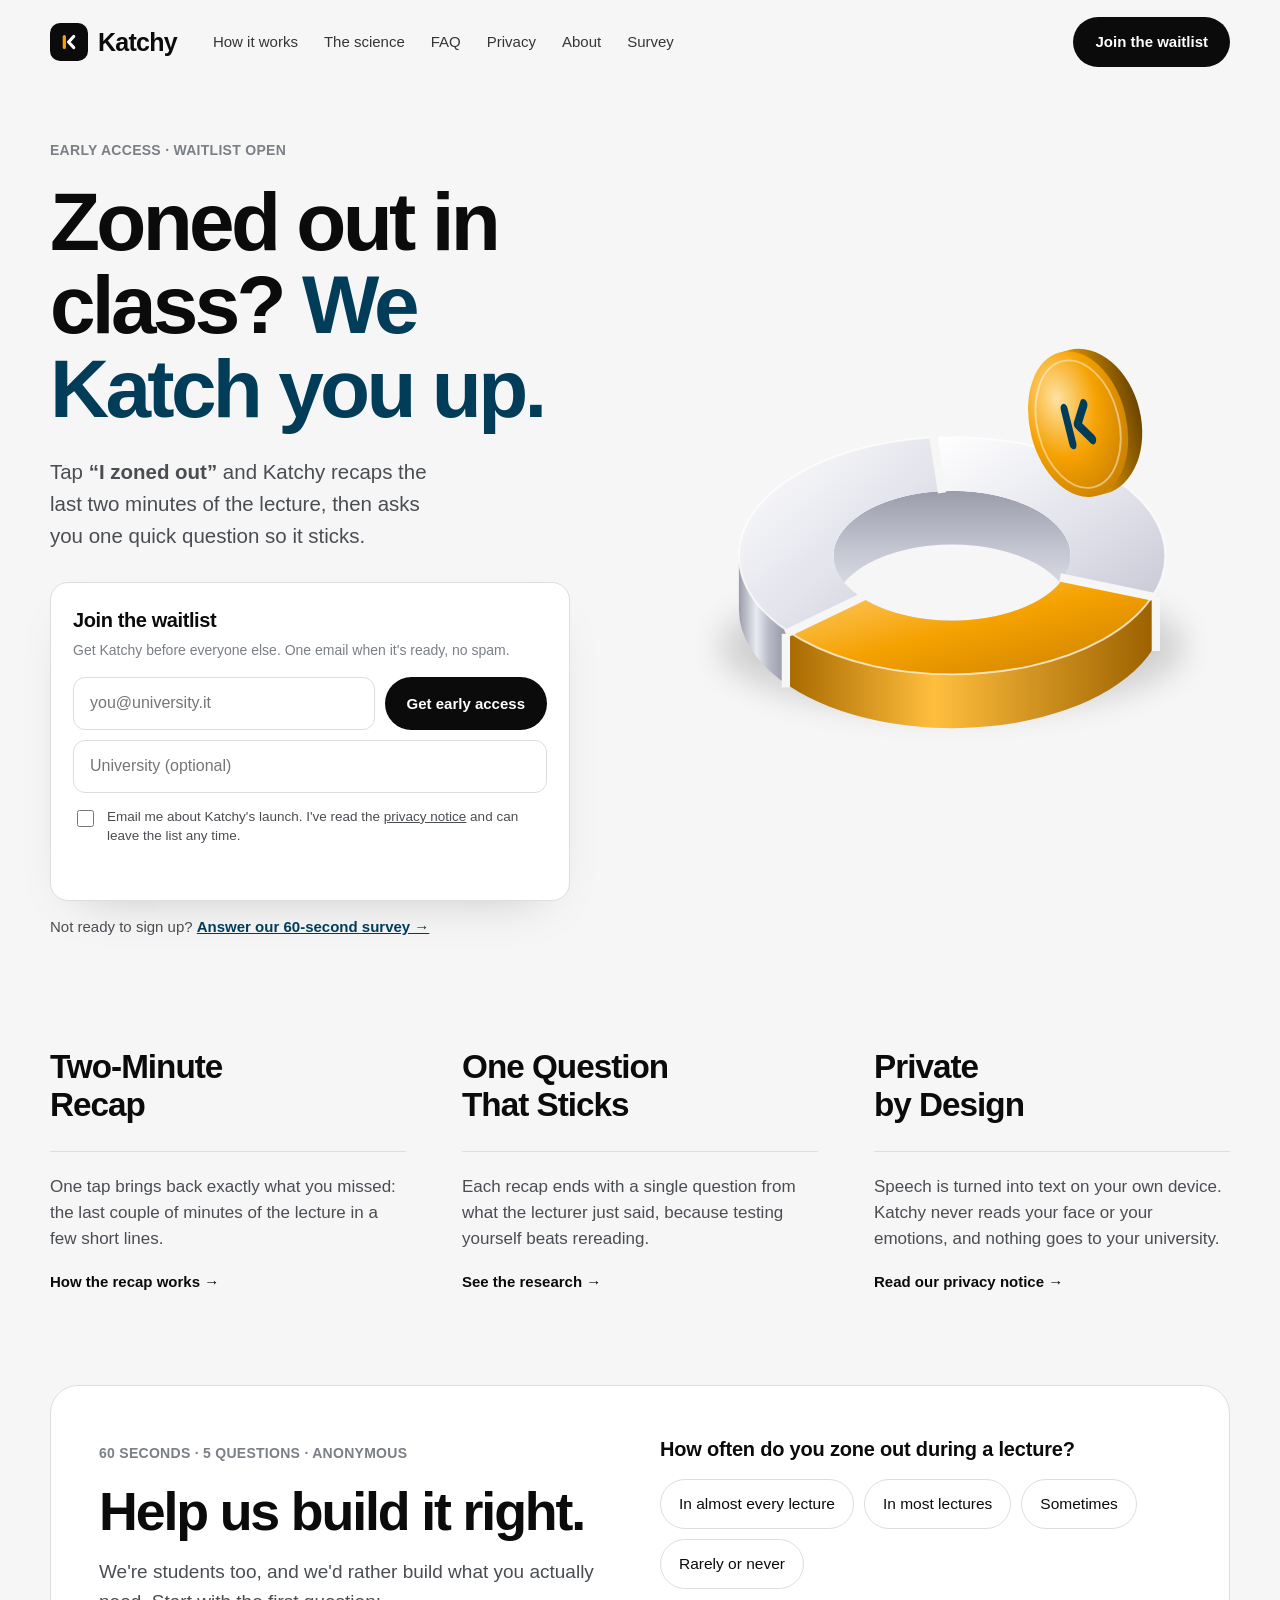
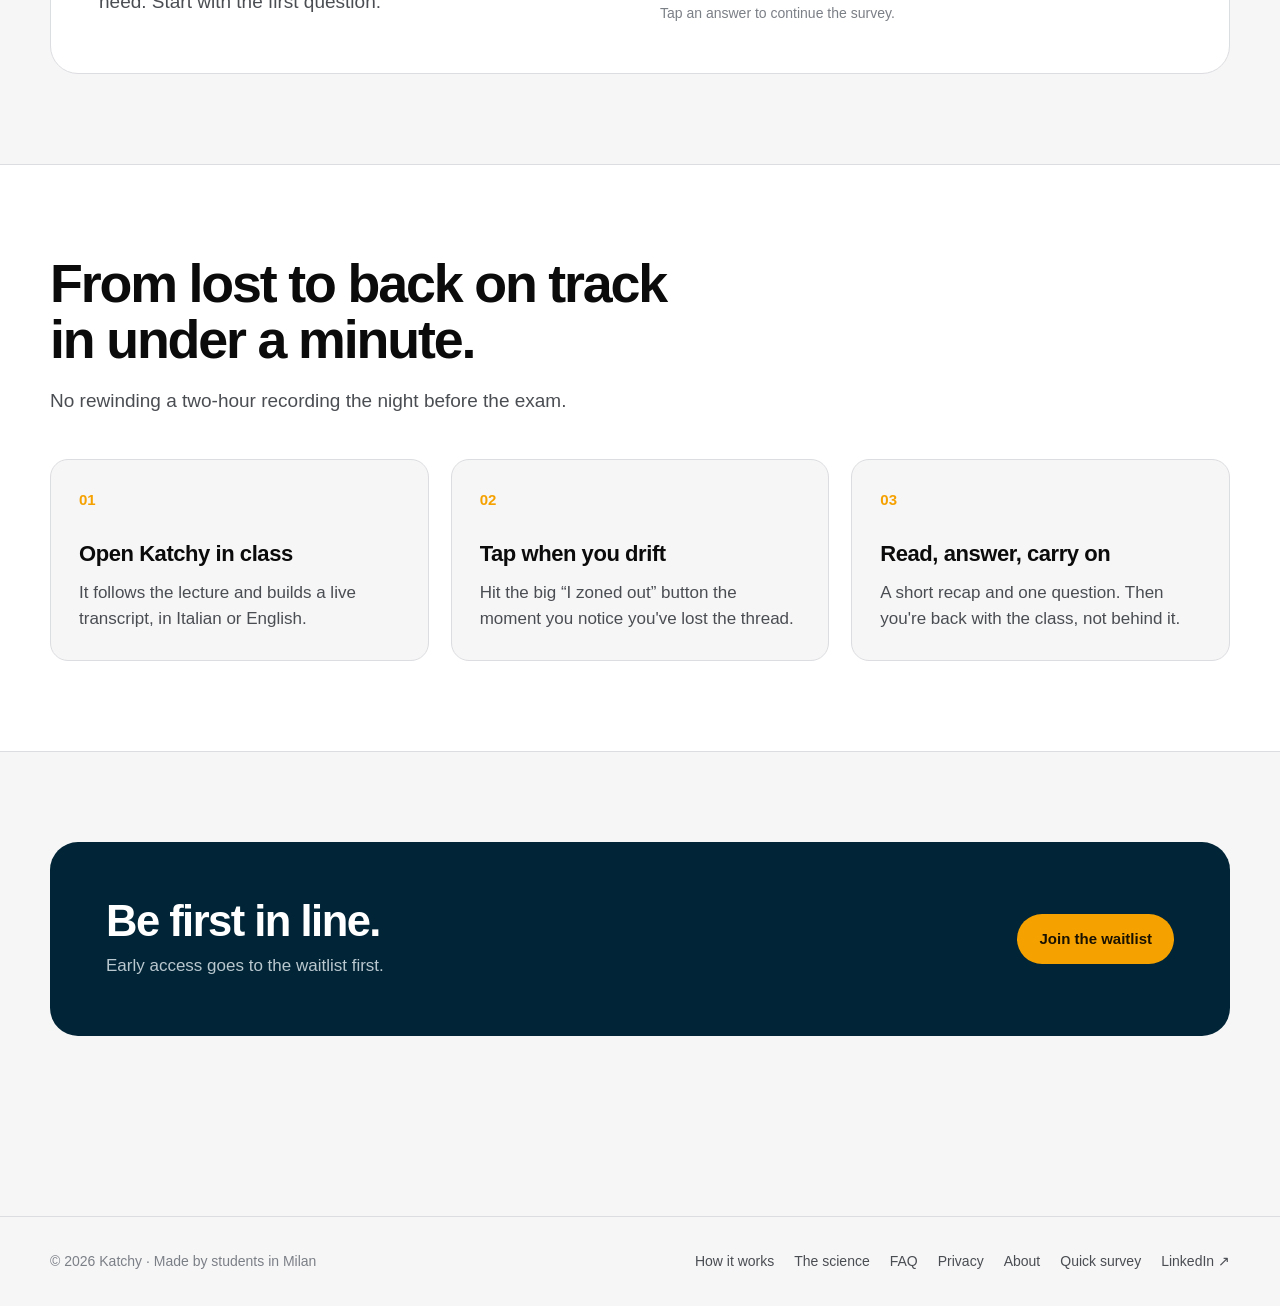
<file: index.html>
<!doctype html>
<html lang="en">
<head>
<meta charset="utf-8">
<meta name="viewport" content="width=device-width, initial-scale=1">
<title>Katchy · Zoned out in class? We Katch you up.</title>
<meta name="description" content="Tap “I zoned out” and Katchy recaps the last two minutes of your lecture, then asks you one quick question so it sticks. Join the waitlist.">
<meta name="theme-color" content="#f6f6f7">
<link rel="canonical" href="https://getkatchy.github.io/">
<meta property="og:title" content="Katchy · Zoned out in class? We Katch you up.">
<meta property="og:description" content="Tap “I zoned out” and Katchy recaps the last two minutes of your lecture, then asks you one quick question so it sticks. Join the waitlist.">
<meta property="og:url" content="https://getkatchy.github.io/">
<meta property="og:type" content="website">
<link rel="icon" type="image/svg+xml" href="favicon.svg">
<link rel="stylesheet" href="style.css?v=8">
</head>
<body>
<header class="nav">
  <div class="wrap">
    <a class="brand" href="index.html" aria-label="Katchy home"><span class="tile"><svg width="26" height="26" viewBox="0 0 512 512" aria-hidden="true"><g fill="none" stroke-width="64" stroke-linecap="round" stroke-linejoin="round"><path d="M164 148V364" stroke="#F5A100"/><path d="M348 148L248 256L348 364" stroke="#FFFFFF"/></g></svg></span>Katchy</a>
    <nav class="links" aria-label="Main"><a href="how.html">How it works</a><a href="science.html">The science</a><a href="faq.html">FAQ</a><a href="privacy.html">Privacy</a><a href="about.html">About</a><a href="survey.html">Survey</a><a class="pill" href="index.html#join">Join the waitlist</a></nav>
    <a class="pill" href="index.html#join">Join the waitlist</a>
    <button class="menu-btn" type="button" aria-label="Menu" aria-expanded="false">☰</button>
  </div>
</header>

<main>
<section class="hero">
  <div class="wrap">
    <div>
      <p class="eyebrow">Early access · Waitlist open</p>
      <h1>Zoned out in class? <span class="accent">We Katch you up.</span></h1>
      <p class="lead">Tap <strong>“I zoned out”</strong> and Katchy recaps the last two minutes of the lecture, then asks you one quick question so it sticks.</p>
      <div id="join">
<form class="join waitlist" id="hero-form" novalidate>
  <h2>Join the waitlist</h2>
  <p class="small">Get Katchy before everyone else. One email when it's ready, no spam.</p>
  <div class="row">
    <div class="field"><label class="hp" for="hero-form-email">Email</label>
      <input id="hero-form-email" type="email" name="email" placeholder="you@university.it" autocomplete="email" required></div>
    <button class="pill" type="submit">Get early access</button>
  </div>
  <div class="optional"><label class="hp" for="hero-form-uni">University</label>
    <input id="hero-form-uni" type="text" name="university" placeholder="University (optional)" autocomplete="organization"></div>
  <label class="consent"><input type="checkbox" name="consent">
    <span>Email me about Katchy's launch. I've read the <a href="privacy.html">privacy notice</a> and can leave the list any time.</span></label>
  <input class="hp" type="checkbox" name="botcheck" tabindex="-1" autocomplete="off" aria-hidden="true">
  <p class="status" role="status" aria-live="polite"></p>
</form></div>
      <p class="alt-cta">Not ready to sign up? <a href="survey.html">Answer our 60-second survey →</a></p>
    </div>
    <div class="hero-art"><svg viewBox="0 0 600 600" role="img" aria-label="A silver ring split into moments of a lecture, with the moment you missed highlighted in amber, and a Katchy coin">
<defs>
  <linearGradient id="top" x1="0" y1="0" x2="1" y2="1"><stop offset="0" stop-color="#ffffff"/><stop offset=".55" stop-color="#e3e4ec"/><stop offset="1" stop-color="#c9cad6"/></linearGradient>
  <linearGradient id="side" x1="0" y1="0" x2="1" y2="0"><stop offset="0" stop-color="#9a9cab"/><stop offset=".35" stop-color="#e9eaf1"/><stop offset=".6" stop-color="#b8bac8"/><stop offset="1" stop-color="#8d8f9e"/></linearGradient>
  <linearGradient id="amTop" x1="0" y1="0" x2="1" y2="1"><stop offset="0" stop-color="#ffd27a"/><stop offset=".5" stop-color="#F5A100"/><stop offset="1" stop-color="#c97f00"/></linearGradient>
  <linearGradient id="amSide" x1="0" y1="0" x2="1" y2="0"><stop offset="0" stop-color="#a86a00"/><stop offset=".4" stop-color="#ffbe3d"/><stop offset="1" stop-color="#9c6200"/></linearGradient>
  <linearGradient id="hole" x1="0" y1="0" x2="0" y2="1"><stop offset="0" stop-color="#9a9cab"/><stop offset=".5" stop-color="#c4c6d2"/><stop offset="1" stop-color="#e6e7ee"/></linearGradient>
  <linearGradient id="coinEdge" x1="0" y1="0" x2="1" y2="0"><stop offset="0" stop-color="#7a4f00"/><stop offset=".5" stop-color="#d89000"/><stop offset="1" stop-color="#6b4500"/></linearGradient>
  <radialGradient id="coinFace" cx=".35" cy=".3" r=".9"><stop offset="0" stop-color="#ffe2a3"/><stop offset=".45" stop-color="#F5A100"/><stop offset="1" stop-color="#b87400"/></radialGradient>
  <filter id="blur" x="-20%" y="-50%" width="140%" height="200%"><feGaussianBlur stdDeviation="18"/></filter>
</defs>
<ellipse cx="300" cy="416" rx="250" ry="70" fill="#000" opacity=".16" filter="url(#blur)"/>
<clipPath id="holeClip"><ellipse cx="300" cy="318" rx="128" ry="70"/></clipPath>
<ellipse cx="300" cy="318" rx="128" ry="70" fill="#f6f6f7"/>
<path clip-path="url(#holeClip)" fill="url(#hole)" d="M172.0,318.0 A128 70 0 0 1 428.0,318.0 L428.0,376.0 A128 70 0 0 0 172.0,376.0 Z"/>
<path d="M516.1,361.8 A230 128 0 0 1 123.8,400.3 L123.8,458.3 A230 128 0 0 0 516.1,419.8 Z" fill="url(#amSide)"/><path d="M123.8,400.3 A230 128 0 0 1 70.0,318.0 L70.0,376.0 A230 128 0 0 0 123.8,458.3 Z" fill="url(#side)"/><path d="" fill="url(#side)"/>
<path d="M516.1,361.8 A230 128 0 0 1 123.8,400.3 L201.9,363.0 A128 70 0 0 0 420.3,341.9 Z" fill="url(#amTop)"/><path d="M123.8,400.3 A230 128 0 0 1 280.0,190.5 L288.8,248.3 A128 70 0 0 0 201.9,363.0 Z" fill="url(#top)"/><path d="M280.0,190.5 A230 128 0 0 1 516.1,361.8 L420.3,341.9 A128 70 0 0 0 288.8,248.3 Z" fill="url(#top)"/>
<ellipse cx="300" cy="318" rx="230" ry="128" fill="none" stroke="#fff" stroke-opacity=".7" stroke-width="2"/>
<path d="M416.5 341.3 L519.9 362.8 M519.9 362.8 L519.9 420.8" stroke="#f6f6f7" stroke-width="9" stroke-linecap="butt" fill="none"/><path d="M205.0 361.7 L120.7 402.2 M120.7 402.2 L120.7 460.2" stroke="#f6f6f7" stroke-width="9" stroke-linecap="butt" fill="none"/><path d="M289.2 250.3 L279.6 187.5" stroke="#f6f6f7" stroke-width="9" stroke-linecap="butt" fill="none"/>
<g transform="translate(436 176) rotate(-14)">
  <ellipse cx="10" cy="0" rx="58" ry="80" fill="url(#coinEdge)"/>
  <ellipse cx="0" cy="0" rx="52" ry="80" fill="url(#coinFace)"/>
  <ellipse cx="0" cy="0" rx="44" ry="70" fill="none" stroke="#fff" stroke-opacity=".45" stroke-width="2"/>
  <g transform="translate(-30 -46) scale(.118 .18)" fill="none" stroke-width="64" stroke-linecap="round" stroke-linejoin="round">
    <path d="M164 148V364" stroke="#013D59"/><path d="M348 148L248 256L348 364" stroke="#013D59"/>
  </g>
</g>
</svg></div>
  </div>
</section>

<section class="cols" aria-label="What you get">
  <div class="wrap">
    <div class="col">
      <h3>Two‑Minute<br>Recap</h3><hr>
      <p>One tap brings back exactly what you missed: the last couple of minutes of the lecture in a few short lines.</p>
      <a class="more" href="how.html#recap">How the recap works →</a>
    </div>
    <div class="col">
      <h3>One Question<br>That Sticks</h3><hr>
      <p>Each recap ends with a single question from what the lecturer just said, because testing yourself beats rereading.</p>
      <a class="more" href="science.html">See the research →</a>
    </div>
    <div class="col">
      <h3>Private<br>by Design</h3><hr>
      <p>Speech is turned into text on your own device. Katchy never reads your face or your emotions, and nothing goes to your university.</p>
      <a class="more" href="privacy.html">Read our privacy notice →</a>
    </div>
  </div>
</section>

<section class="section survey-teaser" id="survey" aria-label="Quick survey">
  <div class="wrap">
    <div class="teaser">
      <div>
        <p class="eyebrow">60 seconds · 5 questions · anonymous</p>
        <h2 class="big">Help us build it right.</h2>
        <p class="sub">We're students too, and we'd rather build what you actually need. Start with the first question:</p>
      </div>
      <div class="teaser-q">
        <p class="teaser-label">How often do you zone out during a lecture?</p>
        <div class="opts">
          <a class="opt" href="survey.html#q1=0"><span>In almost every lecture</span></a><a class="opt" href="survey.html#q1=1"><span>In most lectures</span></a><a class="opt" href="survey.html#q1=2"><span>Sometimes</span></a><a class="opt" href="survey.html#q1=3"><span>Rarely or never</span></a>
        </div>
        <p class="small">Tap an answer to continue the survey.</p>
      </div>
    </div>
  </div>
</section>

<section class="band" id="how">
  <div class="wrap">
    <h2 class="big">From lost to back on track<br>in under a minute.</h2>
    <p class="sub">No rewinding a two-hour recording the night before the exam.</p>
    <div class="steps">
      <div class="step"><h3>Open Katchy in class</h3><p>It follows the lecture and builds a live transcript, in Italian or English.</p></div>
      <div class="step"><h3>Tap when you drift</h3><p>Hit the big “I zoned out” button the moment you notice you've lost the thread.</p></div>
      <div class="step"><h3>Read, answer, carry on</h3><p>A short recap and one question. Then you're back with the class, not behind it.</p></div>
    </div>
  </div>
</section>

<section class="section">
  <div class="wrap">
    <div class="cta-band">
      <div><h2>Be first in line.</h2><p>Early access goes to the waitlist first.</p></div>
      <a class="pill amber" href="#join">Join the waitlist</a>
    </div>
  </div>
</section>
</main>
<footer>
  <div class="wrap">
    <span>© <span data-year>2026</span> Katchy · Made by students in Milan</span>
    <nav aria-label="Footer">
      <a href="how.html">How it works</a><a href="science.html">The science</a><a href="faq.html">FAQ</a>
      <a href="privacy.html">Privacy</a><a href="about.html">About</a><a href="survey.html">Quick survey</a>
      <a href="https://www.linkedin.com/company/katchy-ai" target="_blank" rel="noopener">LinkedIn ↗</a>
    </nav>
  </div>
</footer>
<script data-goatcounter="https://getkatchy.goatcounter.com/count" async src="https://gc.zgo.at/count.js"></script>
<script src="main.js?v=8"></script>
</body>
</html>
</file>
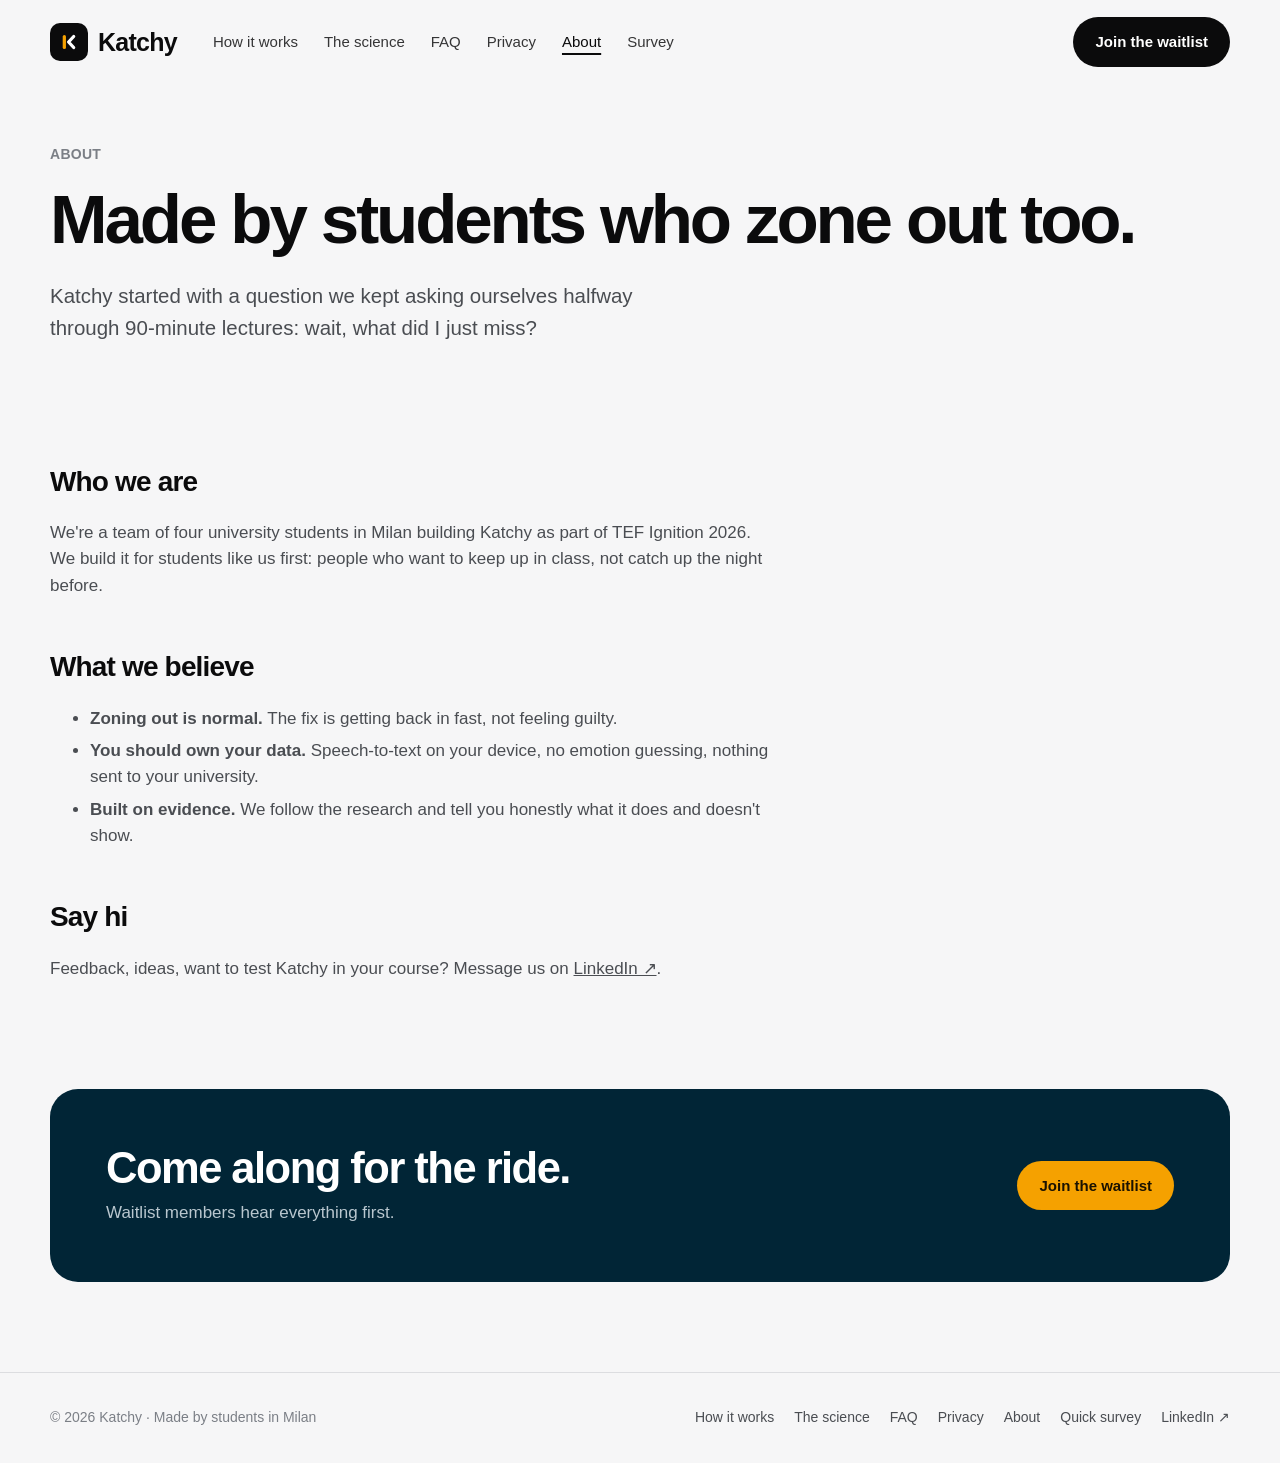
<file: about.html>
<!doctype html>
<html lang="en">
<head>
<meta charset="utf-8">
<meta name="viewport" content="width=device-width, initial-scale=1">
<title>About Katchy</title>
<meta name="description" content="Katchy is built by students in Milan who got tired of losing the thread in long lectures.">
<meta name="theme-color" content="#f6f6f7">
<link rel="canonical" href="https://getkatchy.github.io/about.html">
<meta property="og:title" content="About Katchy">
<meta property="og:description" content="Katchy is built by students in Milan who got tired of losing the thread in long lectures.">
<meta property="og:url" content="https://getkatchy.github.io/about.html">
<meta property="og:type" content="website">
<link rel="icon" type="image/svg+xml" href="favicon.svg">
<link rel="stylesheet" href="style.css?v=8">
</head>
<body>
<header class="nav">
  <div class="wrap">
    <a class="brand" href="index.html" aria-label="Katchy home"><span class="tile"><svg width="26" height="26" viewBox="0 0 512 512" aria-hidden="true"><g fill="none" stroke-width="64" stroke-linecap="round" stroke-linejoin="round"><path d="M164 148V364" stroke="#F5A100"/><path d="M348 148L248 256L348 364" stroke="#FFFFFF"/></g></svg></span>Katchy</a>
    <nav class="links" aria-label="Main"><a href="how.html">How it works</a><a href="science.html">The science</a><a href="faq.html">FAQ</a><a href="privacy.html">Privacy</a><a href="about.html" aria-current="page">About</a><a href="survey.html">Survey</a><a class="pill" href="index.html#join">Join the waitlist</a></nav>
    <a class="pill" href="index.html#join">Join the waitlist</a>
    <button class="menu-btn" type="button" aria-label="Menu" aria-expanded="false">☰</button>
  </div>
</header>

<main class="wrap">
  <div class="page-head">
    <p class="eyebrow">About</p>
    <h1>Made by students who zone out too.</h1>
    <p class="lead">Katchy started with a question we kept asking ourselves halfway through 90‑minute lectures: wait, what did I just miss?</p>
  </div>
  <div class="prose">
    <h2>Who we are</h2>
    <p>We're a team of four university students in Milan building Katchy as part of TEF Ignition 2026. We build it for students like us first: people who want to keep up in class, not catch up the night before.</p>
    <h2>What we believe</h2>
    <ul>
      <li><strong>Zoning out is normal.</strong> The fix is getting back in fast, not feeling guilty.</li>
      <li><strong>You should own your data.</strong> Speech-to-text on your device, no emotion guessing, nothing sent to your university.</li>
      <li><strong>Built on evidence.</strong> We follow the research and tell you honestly what it does and doesn't show.</li>
    </ul>
    <h2>Say hi</h2>
    <p>Feedback, ideas, want to test Katchy in your course? Message us on <a href="https://www.linkedin.com/company/katchy-ai" target="_blank" rel="noopener">LinkedIn ↗</a>.</p>
  </div>
  <div class="cta-band"><div><h2>Come along for the ride.</h2><p>Waitlist members hear everything first.</p></div><a class="pill amber" href="index.html#join">Join the waitlist</a></div>
</main>
<footer>
  <div class="wrap">
    <span>© <span data-year>2026</span> Katchy · Made by students in Milan</span>
    <nav aria-label="Footer">
      <a href="how.html">How it works</a><a href="science.html">The science</a><a href="faq.html">FAQ</a>
      <a href="privacy.html">Privacy</a><a href="about.html">About</a><a href="survey.html">Quick survey</a>
      <a href="https://www.linkedin.com/company/katchy-ai" target="_blank" rel="noopener">LinkedIn ↗</a>
    </nav>
  </div>
</footer>
<script data-goatcounter="https://getkatchy.goatcounter.com/count" async src="https://gc.zgo.at/count.js"></script>
<script src="main.js?v=8"></script>
</body>
</html>
</file>
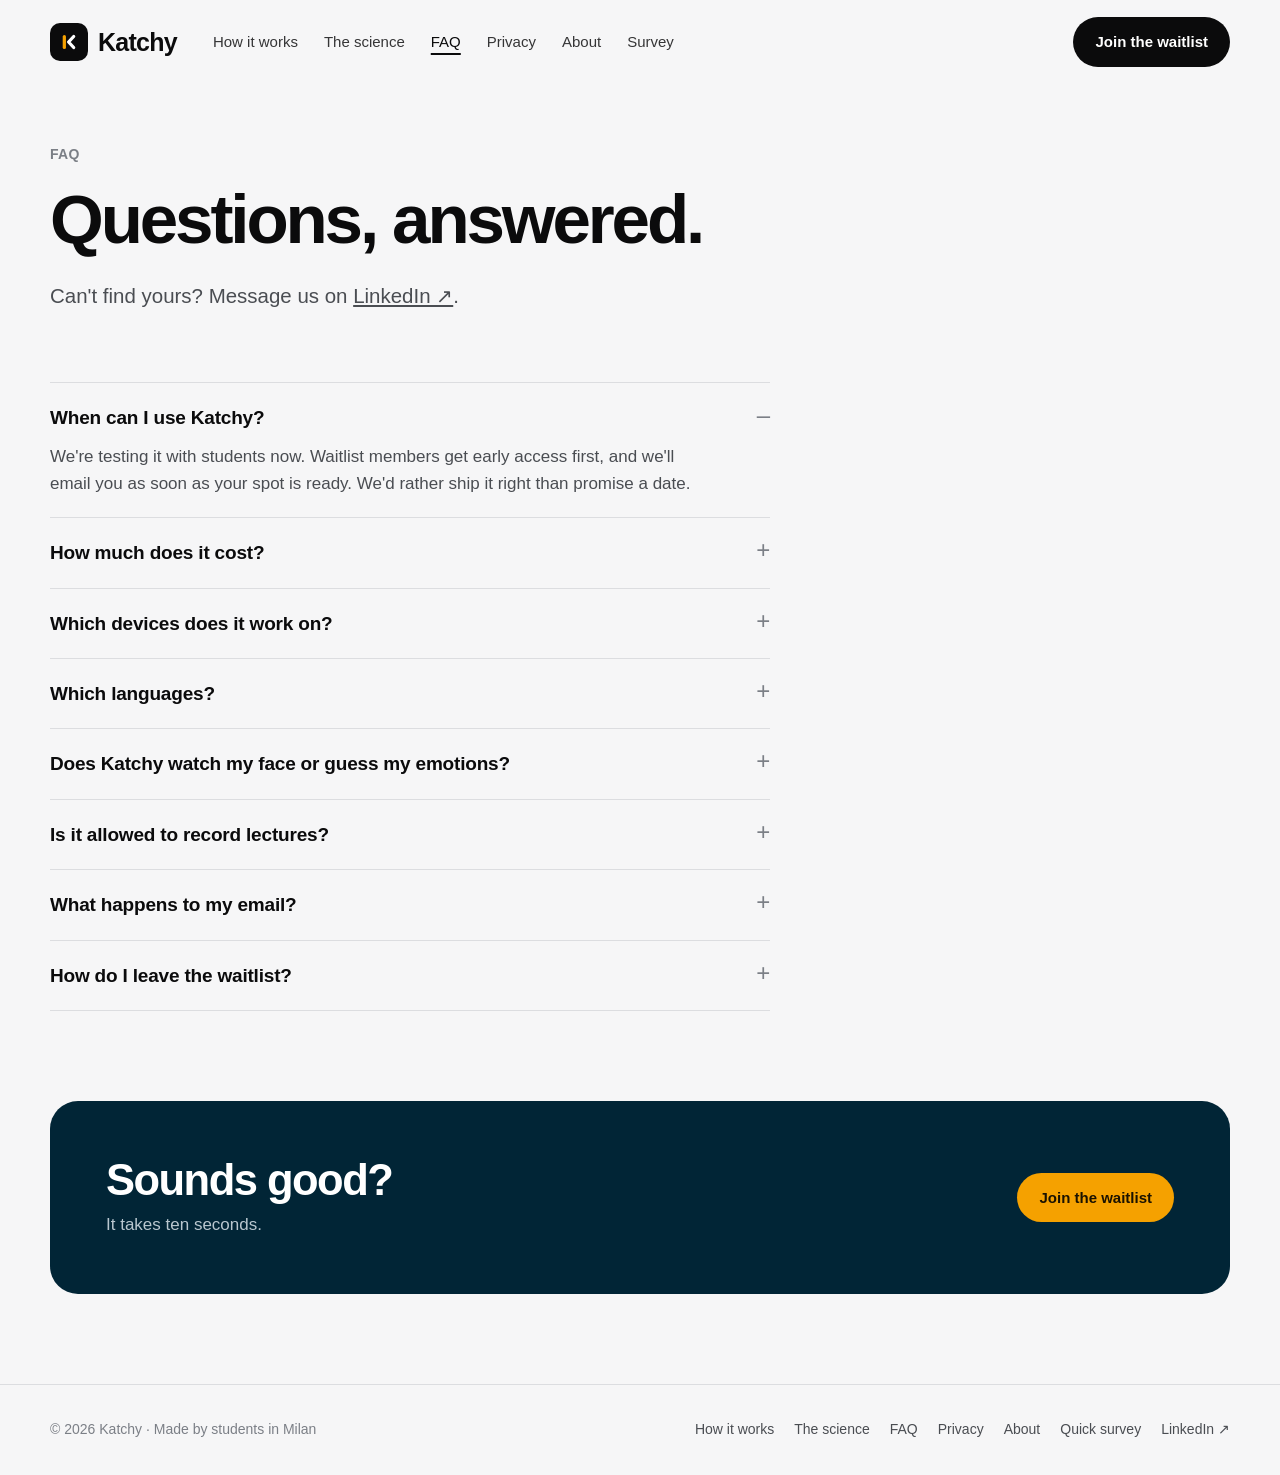
<file: faq.html>
<!doctype html>
<html lang="en">
<head>
<meta charset="utf-8">
<meta name="viewport" content="width=device-width, initial-scale=1">
<title>Katchy FAQ</title>
<meta name="description" content="Answers to common questions about Katchy and the waitlist.">
<meta name="theme-color" content="#f6f6f7">
<link rel="canonical" href="https://getkatchy.github.io/faq.html">
<meta property="og:title" content="Katchy FAQ">
<meta property="og:description" content="Answers to common questions about Katchy and the waitlist.">
<meta property="og:url" content="https://getkatchy.github.io/faq.html">
<meta property="og:type" content="website">
<link rel="icon" type="image/svg+xml" href="favicon.svg">
<link rel="stylesheet" href="style.css?v=8">
</head>
<body>
<header class="nav">
  <div class="wrap">
    <a class="brand" href="index.html" aria-label="Katchy home"><span class="tile"><svg width="26" height="26" viewBox="0 0 512 512" aria-hidden="true"><g fill="none" stroke-width="64" stroke-linecap="round" stroke-linejoin="round"><path d="M164 148V364" stroke="#F5A100"/><path d="M348 148L248 256L348 364" stroke="#FFFFFF"/></g></svg></span>Katchy</a>
    <nav class="links" aria-label="Main"><a href="how.html">How it works</a><a href="science.html">The science</a><a href="faq.html" aria-current="page">FAQ</a><a href="privacy.html">Privacy</a><a href="about.html">About</a><a href="survey.html">Survey</a><a class="pill" href="index.html#join">Join the waitlist</a></nav>
    <a class="pill" href="index.html#join">Join the waitlist</a>
    <button class="menu-btn" type="button" aria-label="Menu" aria-expanded="false">☰</button>
  </div>
</header>

<main class="wrap">
  <div class="page-head">
    <p class="eyebrow">FAQ</p>
    <h1>Questions, answered.</h1>
    <p class="lead">Can't find yours? Message us on <a href="https://www.linkedin.com/company/katchy-ai" target="_blank" rel="noopener">LinkedIn ↗</a>.</p>
  </div>
  <div class="prose">
    <details open><summary>When can I use Katchy?</summary><p>We're testing it with students now. Waitlist members get early access first, and we'll email you as soon as your spot is ready. We'd rather ship it right than promise a date.</p></details>
    <details><summary>How much does it cost?</summary><p>Joining the waitlist is free. We'll be clear about pricing before anyone is asked to pay anything.</p></details>
    <details><summary>Which devices does it work on?</summary><p>Katchy is being built for iPhone, iPad and Windows.</p></details>
    <details><summary>Which languages?</summary><p>Lectures in Italian and English.</p></details>
    <details><summary>Does Katchy watch my face or guess my emotions?</summary><p>No. Katchy never infers emotions. It reacts to things you do, like tapping the button, and any optional features stay on your device and are off unless you turn them on.</p></details>
    <details><summary>Is it allowed to record lectures?</summary><p>It depends on your university and your professor. Katchy is a personal study tool. Check your course's rules, and ask the professor if you're not sure.</p></details>
    <details><summary>What happens to my email?</summary><p>We only use it to tell you about Katchy's launch and early access. We don't sell it or share it for marketing. Details are in the <a href="privacy.html">privacy notice</a>.</p></details>
    <details><summary>How do I leave the waitlist?</summary><p>Reply “stop” to any email from us and we'll remove you.</p></details>
  </div>
  <div class="cta-band"><div><h2>Sounds good?</h2><p>It takes ten seconds.</p></div><a class="pill amber" href="index.html#join">Join the waitlist</a></div>
</main>
<footer>
  <div class="wrap">
    <span>© <span data-year>2026</span> Katchy · Made by students in Milan</span>
    <nav aria-label="Footer">
      <a href="how.html">How it works</a><a href="science.html">The science</a><a href="faq.html">FAQ</a>
      <a href="privacy.html">Privacy</a><a href="about.html">About</a><a href="survey.html">Quick survey</a>
      <a href="https://www.linkedin.com/company/katchy-ai" target="_blank" rel="noopener">LinkedIn ↗</a>
    </nav>
  </div>
</footer>
<script data-goatcounter="https://getkatchy.goatcounter.com/count" async src="https://gc.zgo.at/count.js"></script>
<script src="main.js?v=8"></script>
</body>
</html>
</file>
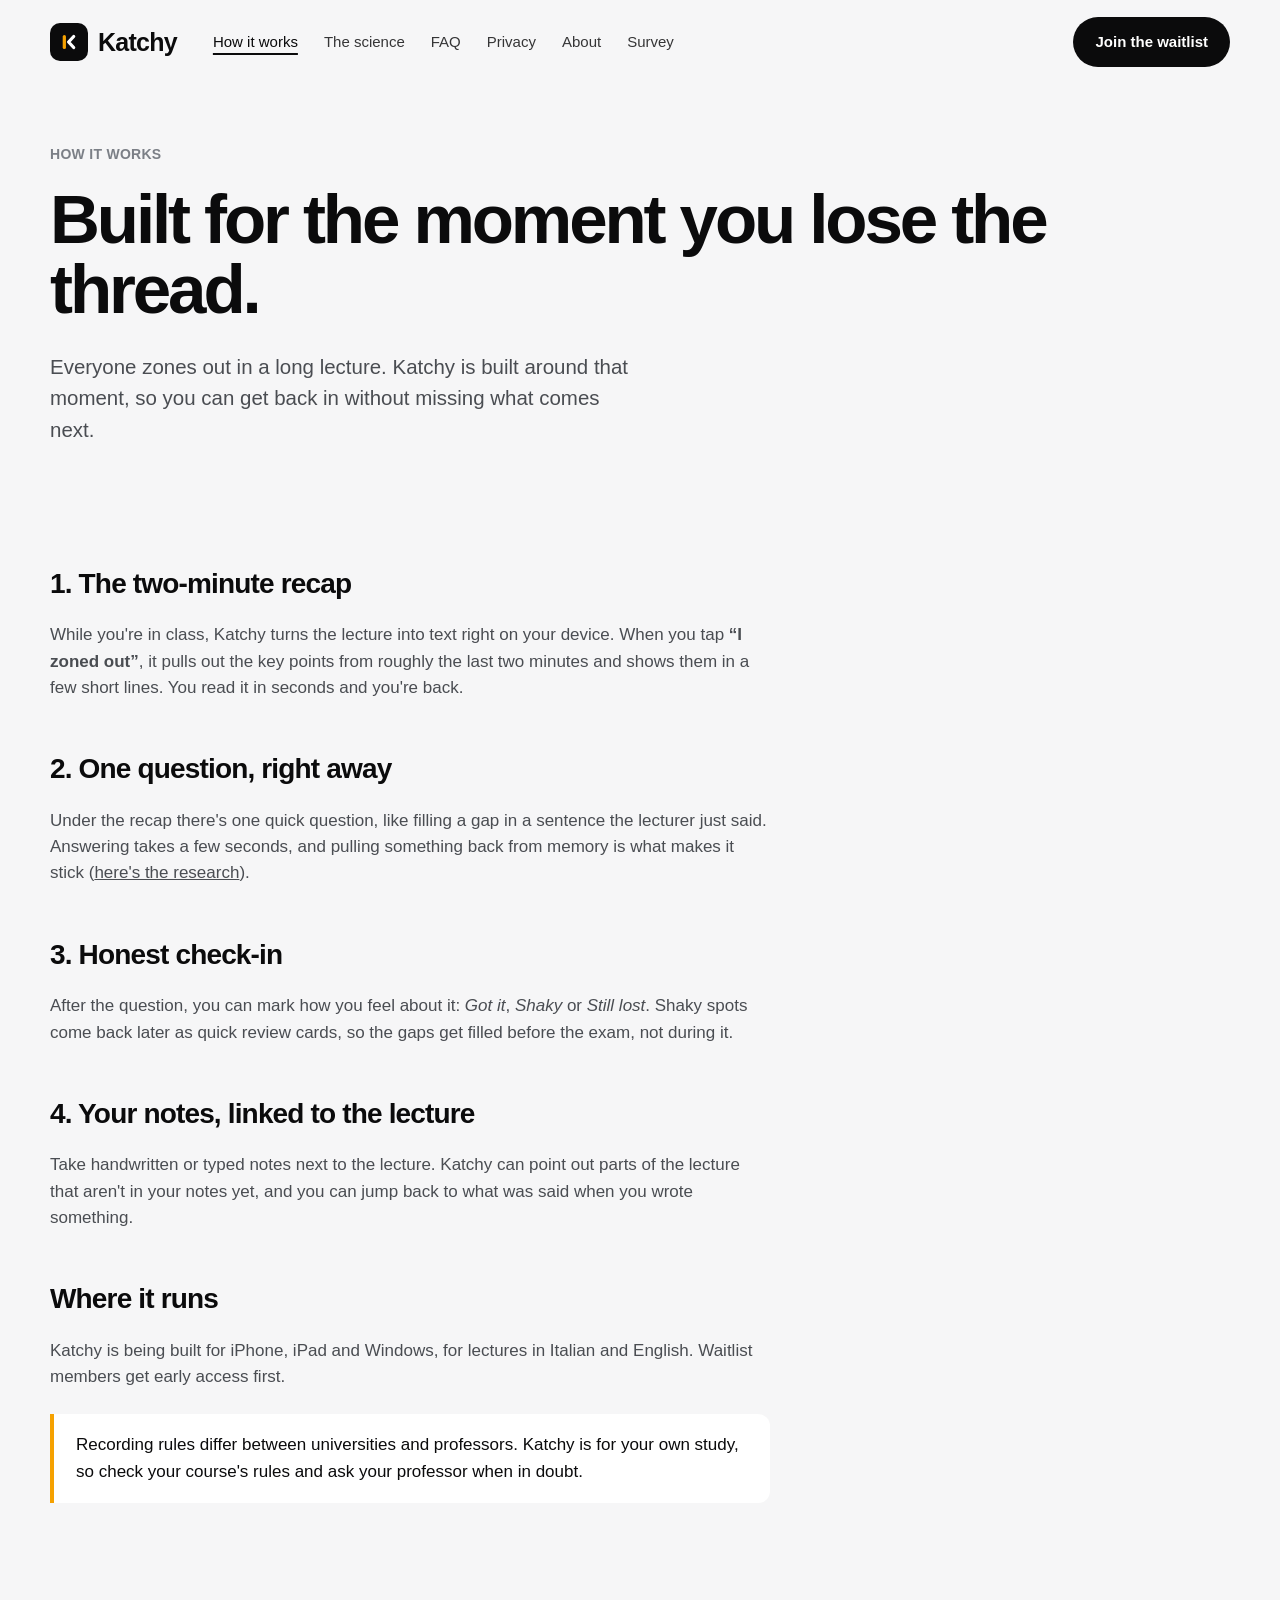
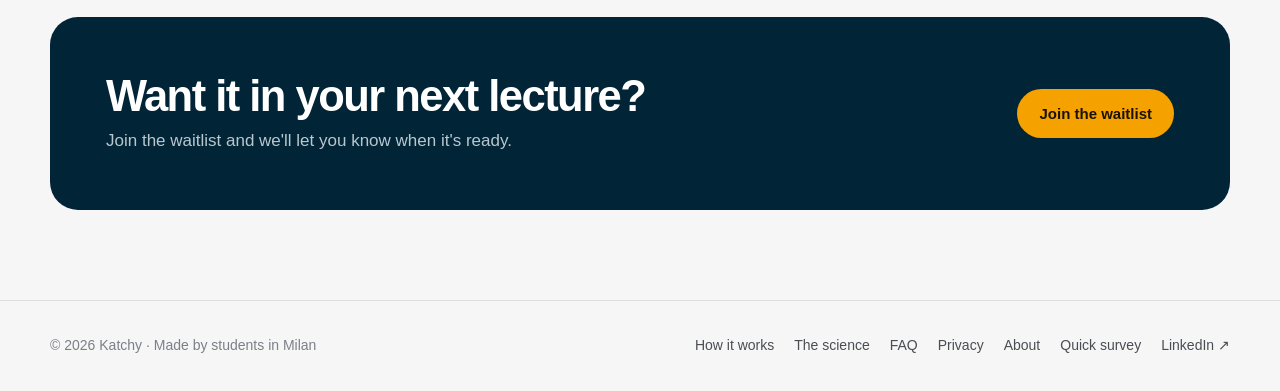
<file: how.html>
<!doctype html>
<html lang="en">
<head>
<meta charset="utf-8">
<meta name="viewport" content="width=device-width, initial-scale=1">
<title>How Katchy works</title>
<meta name="description" content="How Katchy's two-minute recap and one-question check bring you back into a lecture after you zone out.">
<meta name="theme-color" content="#f6f6f7">
<link rel="canonical" href="https://getkatchy.github.io/how.html">
<meta property="og:title" content="How Katchy works">
<meta property="og:description" content="How Katchy's two-minute recap and one-question check bring you back into a lecture after you zone out.">
<meta property="og:url" content="https://getkatchy.github.io/how.html">
<meta property="og:type" content="website">
<link rel="icon" type="image/svg+xml" href="favicon.svg">
<link rel="stylesheet" href="style.css?v=8">
</head>
<body>
<header class="nav">
  <div class="wrap">
    <a class="brand" href="index.html" aria-label="Katchy home"><span class="tile"><svg width="26" height="26" viewBox="0 0 512 512" aria-hidden="true"><g fill="none" stroke-width="64" stroke-linecap="round" stroke-linejoin="round"><path d="M164 148V364" stroke="#F5A100"/><path d="M348 148L248 256L348 364" stroke="#FFFFFF"/></g></svg></span>Katchy</a>
    <nav class="links" aria-label="Main"><a href="how.html" aria-current="page">How it works</a><a href="science.html">The science</a><a href="faq.html">FAQ</a><a href="privacy.html">Privacy</a><a href="about.html">About</a><a href="survey.html">Survey</a><a class="pill" href="index.html#join">Join the waitlist</a></nav>
    <a class="pill" href="index.html#join">Join the waitlist</a>
    <button class="menu-btn" type="button" aria-label="Menu" aria-expanded="false">☰</button>
  </div>
</header>

<main class="wrap">
  <div class="page-head">
    <p class="eyebrow">How it works</p>
    <h1>Built for the moment you lose the thread.</h1>
    <p class="lead">Everyone zones out in a long lecture. Katchy is built around that moment, so you can get back in without missing what comes next.</p>
  </div>
  <div class="prose">
    <h2 id="recap">1. The two‑minute recap</h2>
    <p>While you're in class, Katchy turns the lecture into text right on your device. When you tap <strong>“I zoned out”</strong>, it pulls out the key points from roughly the last two minutes and shows them in a few short lines. You read it in seconds and you're back.</p>
    <h2 id="question">2. One question, right away</h2>
    <p>Under the recap there's one quick question, like filling a gap in a sentence the lecturer just said. Answering takes a few seconds, and pulling something back from memory is what makes it stick (<a href="science.html">here's the research</a>).</p>
    <h2 id="after">3. Honest check‑in</h2>
    <p>After the question, you can mark how you feel about it: <em>Got it</em>, <em>Shaky</em> or <em>Still lost</em>. Shaky spots come back later as quick review cards, so the gaps get filled before the exam, not during it.</p>
    <h2 id="notes">4. Your notes, linked to the lecture</h2>
    <p>Take handwritten or typed notes next to the lecture. Katchy can point out parts of the lecture that aren't in your notes yet, and you can jump back to what was said when you wrote something.</p>
    <h2 id="devices">Where it runs</h2>
    <p>Katchy is being built for iPhone, iPad and Windows, for lectures in Italian and English. Waitlist members get early access first.</p>
    <blockquote>Recording rules differ between universities and professors. Katchy is for your own study, so check your course's rules and ask your professor when in doubt.</blockquote>
  </div>
  <div class="cta-band"><div><h2>Want it in your next lecture?</h2><p>Join the waitlist and we'll let you know when it's ready.</p></div><a class="pill amber" href="index.html#join">Join the waitlist</a></div>
</main>
<footer>
  <div class="wrap">
    <span>© <span data-year>2026</span> Katchy · Made by students in Milan</span>
    <nav aria-label="Footer">
      <a href="how.html">How it works</a><a href="science.html">The science</a><a href="faq.html">FAQ</a>
      <a href="privacy.html">Privacy</a><a href="about.html">About</a><a href="survey.html">Quick survey</a>
      <a href="https://www.linkedin.com/company/katchy-ai" target="_blank" rel="noopener">LinkedIn ↗</a>
    </nav>
  </div>
</footer>
<script data-goatcounter="https://getkatchy.goatcounter.com/count" async src="https://gc.zgo.at/count.js"></script>
<script src="main.js?v=8"></script>
</body>
</html>
</file>
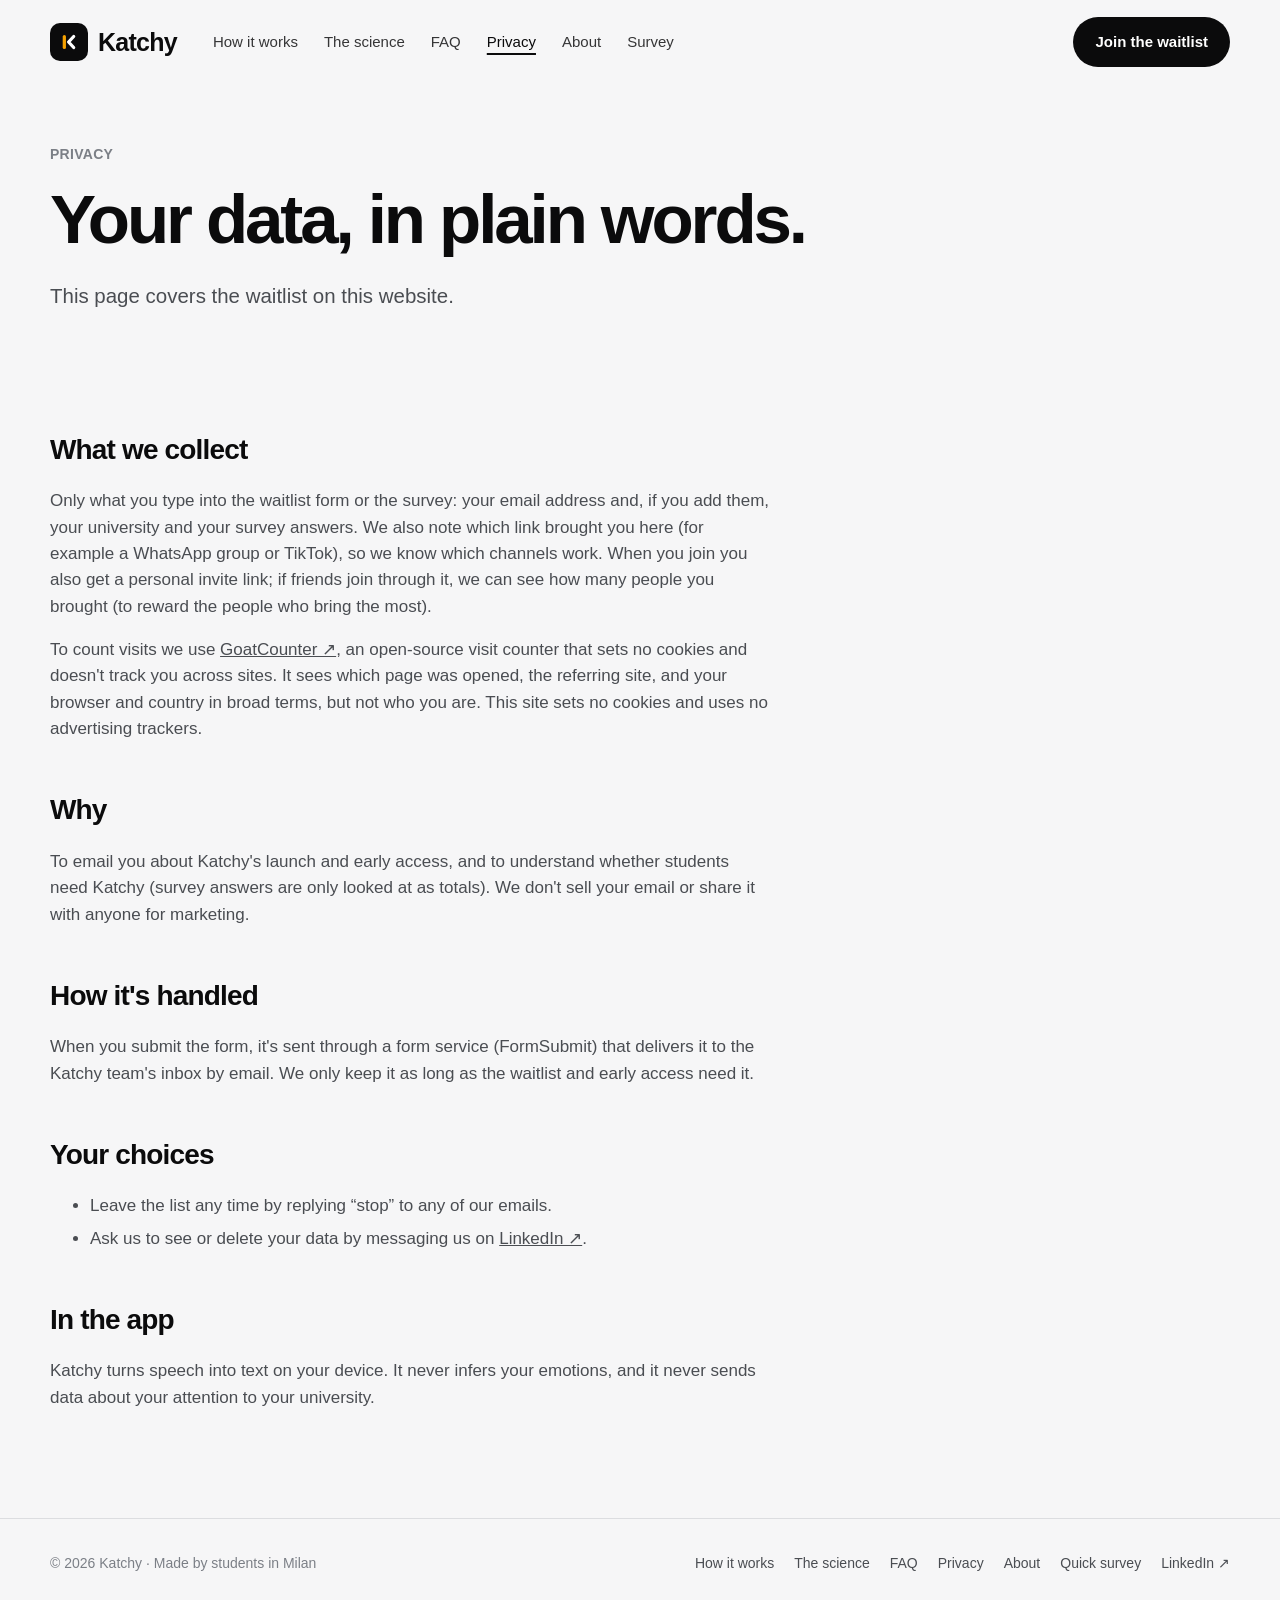
<file: privacy.html>
<!doctype html>
<html lang="en">
<head>
<meta charset="utf-8">
<meta name="viewport" content="width=device-width, initial-scale=1">
<title>Privacy · Katchy</title>
<meta name="description" content="What Katchy's waitlist collects and how it's used.">
<meta name="theme-color" content="#f6f6f7">
<link rel="canonical" href="https://getkatchy.github.io/privacy.html">
<meta property="og:title" content="Privacy · Katchy">
<meta property="og:description" content="What Katchy's waitlist collects and how it's used.">
<meta property="og:url" content="https://getkatchy.github.io/privacy.html">
<meta property="og:type" content="website">
<link rel="icon" type="image/svg+xml" href="favicon.svg">
<link rel="stylesheet" href="style.css?v=8">
</head>
<body>
<header class="nav">
  <div class="wrap">
    <a class="brand" href="index.html" aria-label="Katchy home"><span class="tile"><svg width="26" height="26" viewBox="0 0 512 512" aria-hidden="true"><g fill="none" stroke-width="64" stroke-linecap="round" stroke-linejoin="round"><path d="M164 148V364" stroke="#F5A100"/><path d="M348 148L248 256L348 364" stroke="#FFFFFF"/></g></svg></span>Katchy</a>
    <nav class="links" aria-label="Main"><a href="how.html">How it works</a><a href="science.html">The science</a><a href="faq.html">FAQ</a><a href="privacy.html" aria-current="page">Privacy</a><a href="about.html">About</a><a href="survey.html">Survey</a><a class="pill" href="index.html#join">Join the waitlist</a></nav>
    <a class="pill" href="index.html#join">Join the waitlist</a>
    <button class="menu-btn" type="button" aria-label="Menu" aria-expanded="false">☰</button>
  </div>
</header>

<main class="wrap">
  <div class="page-head">
    <p class="eyebrow">Privacy</p>
    <h1>Your data, in plain words.</h1>
    <p class="lead">This page covers the waitlist on this website.</p>
  </div>
  <div class="prose">
    <h2>What we collect</h2>
    <p>Only what you type into the waitlist form or the survey: your email address and, if you add them, your university and your survey answers. We also note which link brought you here (for example a WhatsApp group or TikTok), so we know which channels work. When you join you also get a personal invite link; if friends join through it, we can see how many people you brought (to reward the people who bring the most).</p>
    <p>To count visits we use <a href="https://www.goatcounter.com/" target="_blank" rel="noopener">GoatCounter ↗</a>, an open-source visit counter that sets no cookies and doesn't track you across sites. It sees which page was opened, the referring site, and your browser and country in broad terms, but not who you are. This site sets no cookies and uses no advertising trackers.</p>
    <h2>Why</h2>
    <p>To email you about Katchy's launch and early access, and to understand whether students need Katchy (survey answers are only looked at as totals). We don't sell your email or share it with anyone for marketing.</p>
    <h2>How it's handled</h2>
    <p>When you submit the form, it's sent through a form service (FormSubmit) that delivers it to the Katchy team's inbox by email. We only keep it as long as the waitlist and early access need it.</p>
    <h2>Your choices</h2>
    <ul>
      <li>Leave the list any time by replying “stop” to any of our emails.</li>
      <li>Ask us to see or delete your data by messaging us on <a href="https://www.linkedin.com/company/katchy-ai" target="_blank" rel="noopener">LinkedIn ↗</a>.</li>
    </ul>
    <h2>In the app</h2>
    <p>Katchy turns speech into text on your device. It never infers your emotions, and it never sends data about your attention to your university.</p>
  </div>
</main>
<footer>
  <div class="wrap">
    <span>© <span data-year>2026</span> Katchy · Made by students in Milan</span>
    <nav aria-label="Footer">
      <a href="how.html">How it works</a><a href="science.html">The science</a><a href="faq.html">FAQ</a>
      <a href="privacy.html">Privacy</a><a href="about.html">About</a><a href="survey.html">Quick survey</a>
      <a href="https://www.linkedin.com/company/katchy-ai" target="_blank" rel="noopener">LinkedIn ↗</a>
    </nav>
  </div>
</footer>
<script data-goatcounter="https://getkatchy.goatcounter.com/count" async src="https://gc.zgo.at/count.js"></script>
<script src="main.js?v=8"></script>
</body>
</html>
</file>
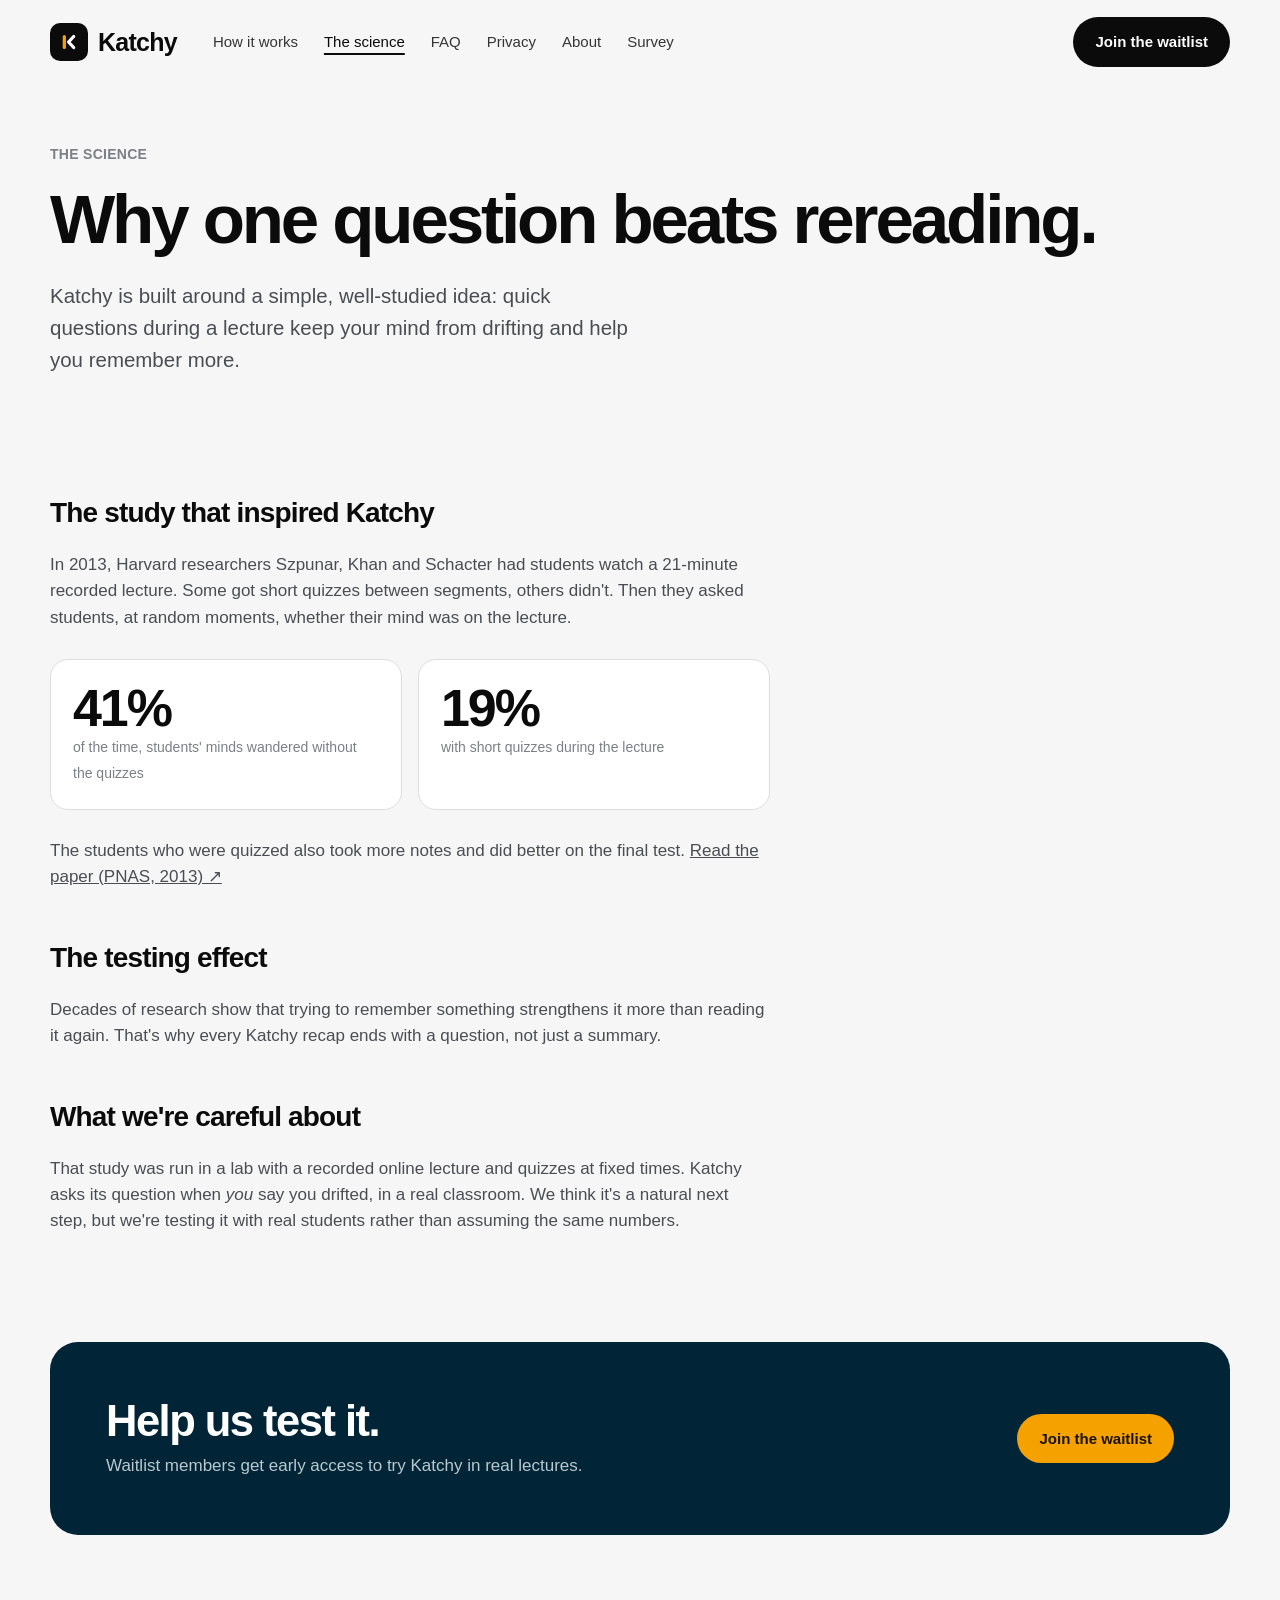
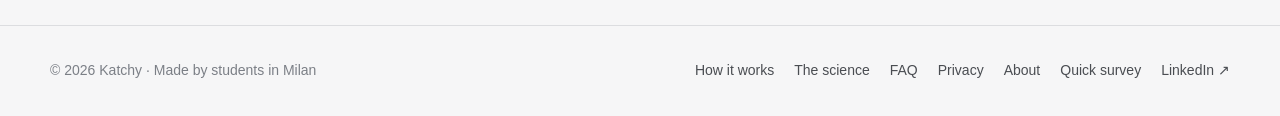
<file: science.html>
<!doctype html>
<html lang="en">
<head>
<meta charset="utf-8">
<meta name="viewport" content="width=device-width, initial-scale=1">
<title>The science behind Katchy</title>
<meta name="description" content="Why Katchy asks you a question: research on mind-wandering in lectures and the testing effect.">
<meta name="theme-color" content="#f6f6f7">
<link rel="canonical" href="https://getkatchy.github.io/science.html">
<meta property="og:title" content="The science behind Katchy">
<meta property="og:description" content="Why Katchy asks you a question: research on mind-wandering in lectures and the testing effect.">
<meta property="og:url" content="https://getkatchy.github.io/science.html">
<meta property="og:type" content="website">
<link rel="icon" type="image/svg+xml" href="favicon.svg">
<link rel="stylesheet" href="style.css?v=8">
</head>
<body>
<header class="nav">
  <div class="wrap">
    <a class="brand" href="index.html" aria-label="Katchy home"><span class="tile"><svg width="26" height="26" viewBox="0 0 512 512" aria-hidden="true"><g fill="none" stroke-width="64" stroke-linecap="round" stroke-linejoin="round"><path d="M164 148V364" stroke="#F5A100"/><path d="M348 148L248 256L348 364" stroke="#FFFFFF"/></g></svg></span>Katchy</a>
    <nav class="links" aria-label="Main"><a href="how.html">How it works</a><a href="science.html" aria-current="page">The science</a><a href="faq.html">FAQ</a><a href="privacy.html">Privacy</a><a href="about.html">About</a><a href="survey.html">Survey</a><a class="pill" href="index.html#join">Join the waitlist</a></nav>
    <a class="pill" href="index.html#join">Join the waitlist</a>
    <button class="menu-btn" type="button" aria-label="Menu" aria-expanded="false">☰</button>
  </div>
</header>

<main class="wrap">
  <div class="page-head">
    <p class="eyebrow">The science</p>
    <h1>Why one question beats rereading.</h1>
    <p class="lead">Katchy is built around a simple, well-studied idea: quick questions during a lecture keep your mind from drifting and help you remember more.</p>
  </div>
  <div class="prose">
    <h2>The study that inspired Katchy</h2>
    <p>In 2013, Harvard researchers Szpunar, Khan and Schacter had students watch a 21‑minute recorded lecture. Some got short quizzes between segments, others didn't. Then they asked students, at random moments, whether their mind was on the lecture.</p>
    <div class="stat">
      <div><b>41%</b><span>of the time, students' minds wandered without the quizzes</span></div>
      <div><b>19%</b><span>with short quizzes during the lecture</span></div>
    </div>
    <p>The students who were quizzed also took more notes and did better on the final test. <a href="https://doi.org/10.1073/pnas.1221764110" target="_blank" rel="noopener">Read the paper (PNAS, 2013) ↗</a></p>
    <h2>The testing effect</h2>
    <p>Decades of research show that trying to remember something strengthens it more than reading it again. That's why every Katchy recap ends with a question, not just a summary.</p>
    <h2>What we're careful about</h2>
    <p>That study was run in a lab with a recorded online lecture and quizzes at fixed times. Katchy asks its question when <em>you</em> say you drifted, in a real classroom. We think it's a natural next step, but we're testing it with real students rather than assuming the same numbers.</p>
  </div>
  <div class="cta-band"><div><h2>Help us test it.</h2><p>Waitlist members get early access to try Katchy in real lectures.</p></div><a class="pill amber" href="index.html#join">Join the waitlist</a></div>
</main>
<footer>
  <div class="wrap">
    <span>© <span data-year>2026</span> Katchy · Made by students in Milan</span>
    <nav aria-label="Footer">
      <a href="how.html">How it works</a><a href="science.html">The science</a><a href="faq.html">FAQ</a>
      <a href="privacy.html">Privacy</a><a href="about.html">About</a><a href="survey.html">Quick survey</a>
      <a href="https://www.linkedin.com/company/katchy-ai" target="_blank" rel="noopener">LinkedIn ↗</a>
    </nav>
  </div>
</footer>
<script data-goatcounter="https://getkatchy.goatcounter.com/count" async src="https://gc.zgo.at/count.js"></script>
<script src="main.js?v=8"></script>
</body>
</html>
</file>
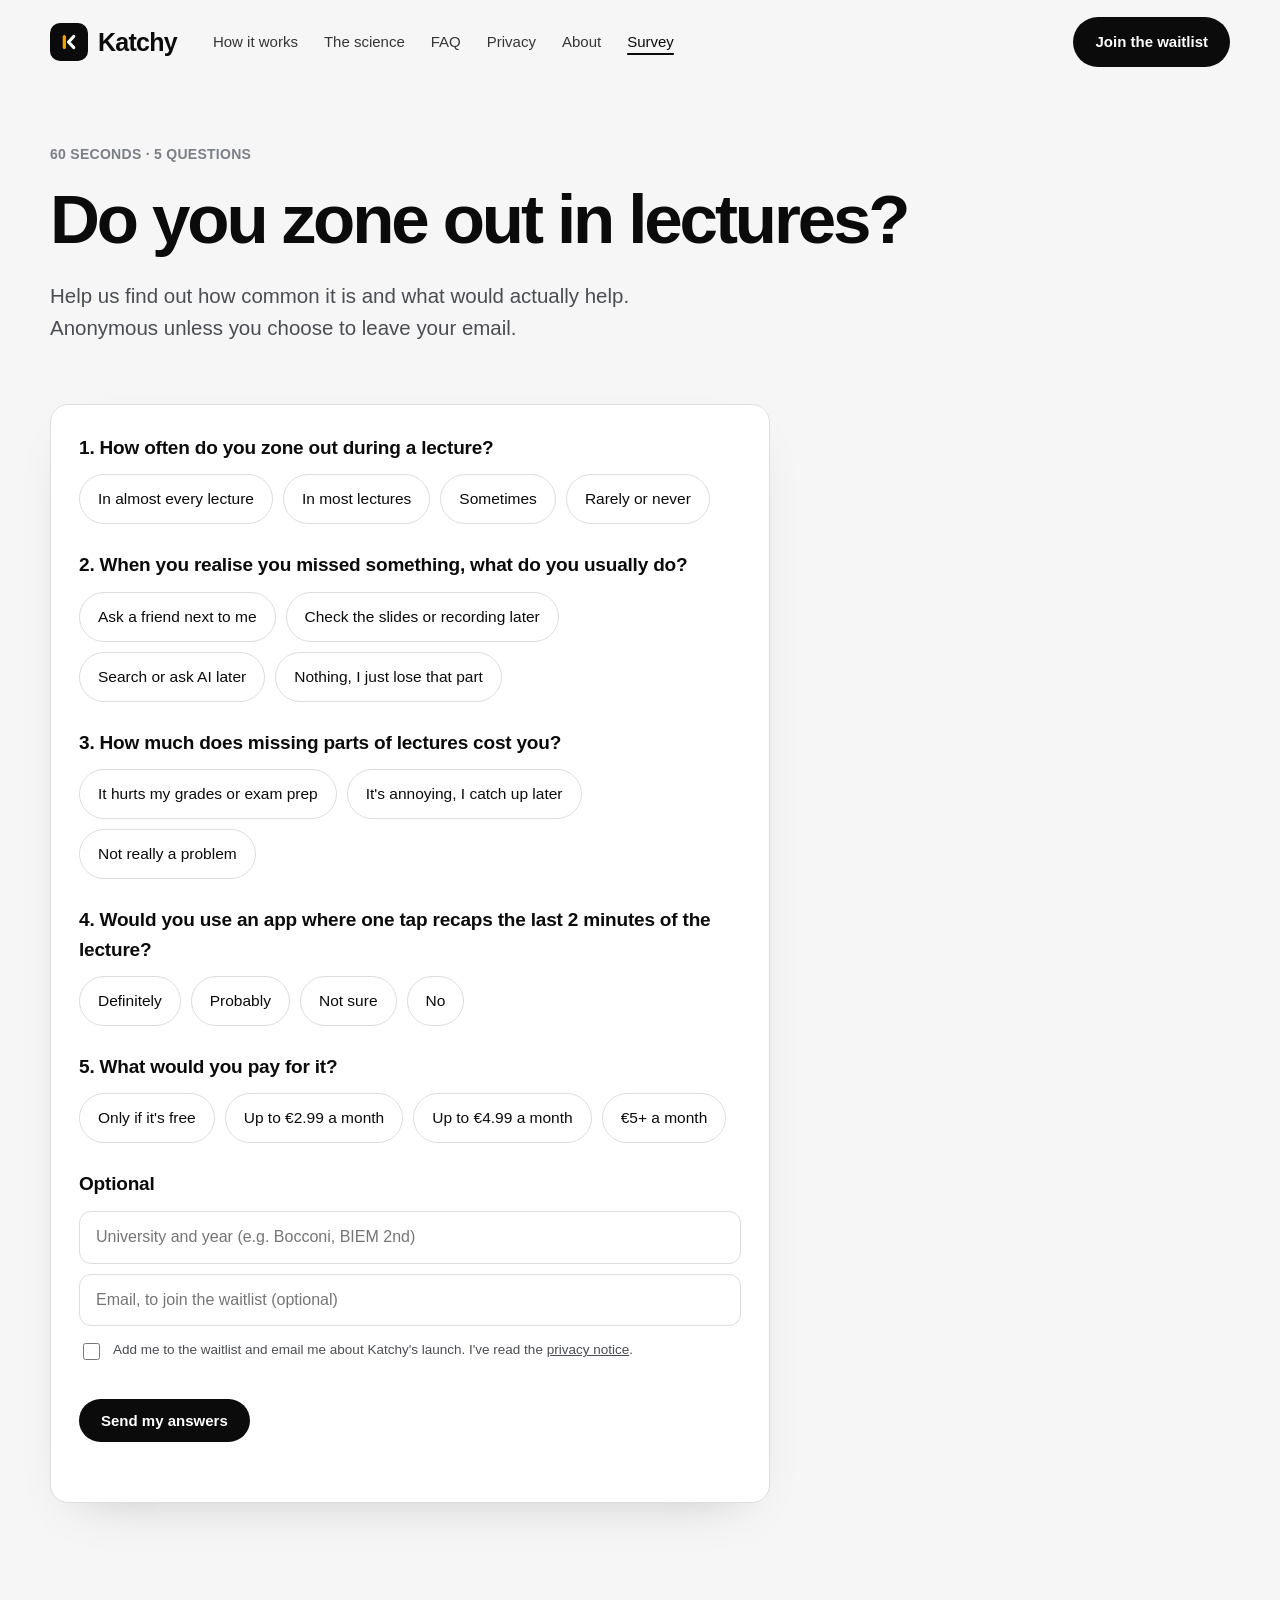
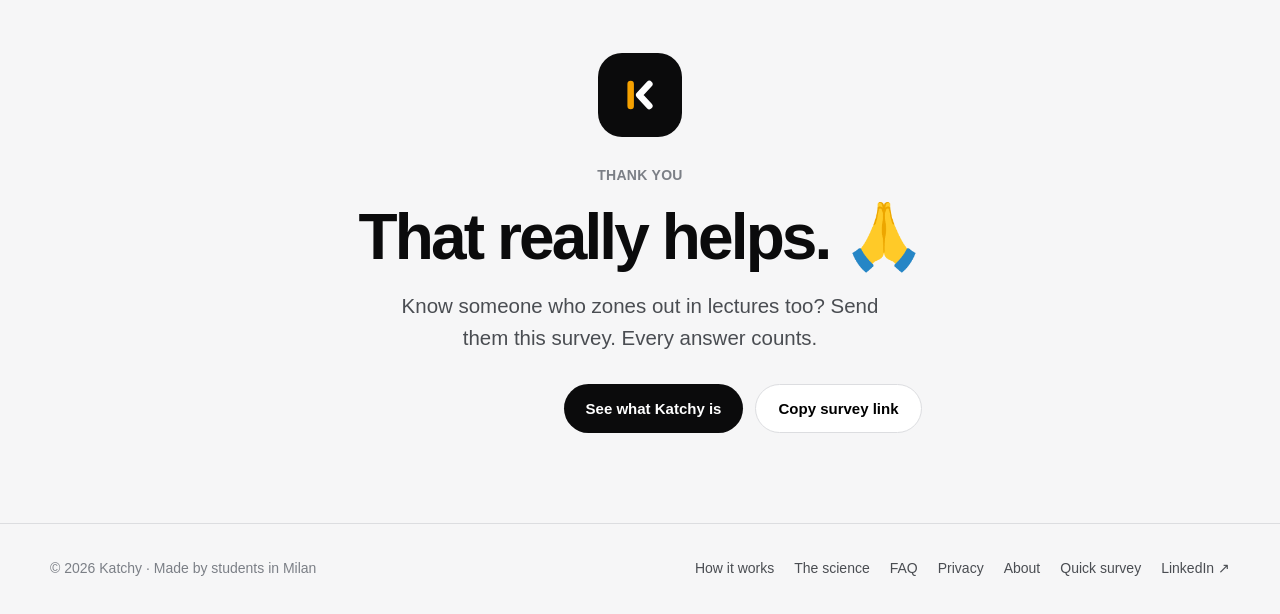
<file: survey.html>
<!doctype html>
<html lang="en">
<head>
<meta charset="utf-8">
<meta name="viewport" content="width=device-width, initial-scale=1">
<title>60-second survey · Katchy</title>
<meta name="description" content="Five quick questions about zoning out in lectures. Help us build Katchy right.">
<meta name="theme-color" content="#f6f6f7">
<link rel="canonical" href="https://getkatchy.github.io/survey.html">
<meta property="og:title" content="60-second survey · Katchy">
<meta property="og:description" content="Five quick questions about zoning out in lectures. Help us build Katchy right.">
<meta property="og:url" content="https://getkatchy.github.io/survey.html">
<meta property="og:type" content="website">
<link rel="icon" type="image/svg+xml" href="favicon.svg">
<link rel="stylesheet" href="style.css?v=8">
</head>
<body>
<header class="nav">
  <div class="wrap">
    <a class="brand" href="index.html" aria-label="Katchy home"><span class="tile"><svg width="26" height="26" viewBox="0 0 512 512" aria-hidden="true"><g fill="none" stroke-width="64" stroke-linecap="round" stroke-linejoin="round"><path d="M164 148V364" stroke="#F5A100"/><path d="M348 148L248 256L348 364" stroke="#FFFFFF"/></g></svg></span>Katchy</a>
    <nav class="links" aria-label="Main"><a href="how.html">How it works</a><a href="science.html">The science</a><a href="faq.html">FAQ</a><a href="privacy.html">Privacy</a><a href="about.html">About</a><a href="survey.html" aria-current="page">Survey</a><a class="pill" href="index.html#join">Join the waitlist</a></nav>
    <a class="pill" href="index.html#join">Join the waitlist</a>
    <button class="menu-btn" type="button" aria-label="Menu" aria-expanded="false">☰</button>
  </div>
</header>

<main class="wrap">
  <div class="page-head">
    <p class="eyebrow">60 seconds · 5 questions</p>
    <h1>Do you zone out in lectures?</h1>
    <p class="lead">Help us find out how common it is and what would actually help. Anonymous unless you choose to leave your email.</p>
  </div>
  <form class="survey join" id="survey" novalidate>
    
  <fieldset class="q"><legend>1. How often do you zone out during a lecture?</legend>
    <div class="opts"><label class="opt"><input type="radio" name="zone_out" value="In almost every lecture" required><span>In almost every lecture</span></label><label class="opt"><input type="radio" name="zone_out" value="In most lectures"><span>In most lectures</span></label><label class="opt"><input type="radio" name="zone_out" value="Sometimes"><span>Sometimes</span></label><label class="opt"><input type="radio" name="zone_out" value="Rarely or never"><span>Rarely or never</span></label></div>
  </fieldset>
    
  <fieldset class="q"><legend>2. When you realise you missed something, what do you usually do?</legend>
    <div class="opts"><label class="opt"><input type="radio" name="what_now" value="Ask a friend next to me" required><span>Ask a friend next to me</span></label><label class="opt"><input type="radio" name="what_now" value="Check the slides or recording later"><span>Check the slides or recording later</span></label><label class="opt"><input type="radio" name="what_now" value="Search or ask AI later"><span>Search or ask AI later</span></label><label class="opt"><input type="radio" name="what_now" value="Nothing, I just lose that part"><span>Nothing, I just lose that part</span></label></div>
  </fieldset>
    
  <fieldset class="q"><legend>3. How much does missing parts of lectures cost you?</legend>
    <div class="opts"><label class="opt"><input type="radio" name="impact" value="It hurts my grades or exam prep" required><span>It hurts my grades or exam prep</span></label><label class="opt"><input type="radio" name="impact" value="It's annoying, I catch up later"><span>It's annoying, I catch up later</span></label><label class="opt"><input type="radio" name="impact" value="Not really a problem"><span>Not really a problem</span></label></div>
  </fieldset>
    
  <fieldset class="q"><legend>4. Would you use an app where one tap recaps the last 2 minutes of the lecture?</legend>
    <div class="opts"><label class="opt"><input type="radio" name="would_use" value="Definitely" required><span>Definitely</span></label><label class="opt"><input type="radio" name="would_use" value="Probably"><span>Probably</span></label><label class="opt"><input type="radio" name="would_use" value="Not sure"><span>Not sure</span></label><label class="opt"><input type="radio" name="would_use" value="No"><span>No</span></label></div>
  </fieldset>
    
  <fieldset class="q"><legend>5. What would you pay for it?</legend>
    <div class="opts"><label class="opt"><input type="radio" name="pay" value="Only if it's free" required><span>Only if it's free</span></label><label class="opt"><input type="radio" name="pay" value="Up to €2.99 a month"><span>Up to €2.99 a month</span></label><label class="opt"><input type="radio" name="pay" value="Up to €4.99 a month"><span>Up to €4.99 a month</span></label><label class="opt"><input type="radio" name="pay" value="€5+ a month"><span>€5+ a month</span></label></div>
  </fieldset>
    <fieldset class="q"><legend>Optional</legend>
      <div class="row"><div class="field"><input type="text" name="university" placeholder="University and year (e.g. Bocconi, BIEM 2nd)" autocomplete="organization"></div></div>
      <div class="row" style="margin-top:10px"><div class="field"><input type="email" name="email" placeholder="Email, to join the waitlist (optional)" autocomplete="email"></div></div>
      <label class="consent"><input type="checkbox" name="consent">
        <span>Add me to the waitlist and email me about Katchy's launch. I've read the <a href="privacy.html">privacy notice</a>.</span></label>
    </fieldset>
    <input class="hp" type="checkbox" name="botcheck" tabindex="-1" autocomplete="off" aria-hidden="true">
    <button class="pill" type="submit">Send my answers</button>
    <p class="status" role="status" aria-live="polite"></p>
  </form>
  <div class="msg survey-done" hidden><div>
    <div class="badge"><svg width="52" height="52" viewBox="0 0 512 512" aria-hidden="true"><g fill="none" stroke-width="64" stroke-linecap="round" stroke-linejoin="round"><path d="M164 148V364" stroke="#F5A100"/><path d="M348 148L248 256L348 364" stroke="#FFFFFF"/></g></svg></div>
    <p class="eyebrow">Thank you</p>
    <h1>That really helps. 🙏</h1>
    <p class="lead">Know someone who zones out in lectures too? Send them this survey. Every answer counts.</p>
    <div class="actions"><a class="pill" href="index.html">See what Katchy is</a><button class="ghost share" type="button">Copy survey link</button></div>
  </div></div>
</main>
<footer>
  <div class="wrap">
    <span>© <span data-year>2026</span> Katchy · Made by students in Milan</span>
    <nav aria-label="Footer">
      <a href="how.html">How it works</a><a href="science.html">The science</a><a href="faq.html">FAQ</a>
      <a href="privacy.html">Privacy</a><a href="about.html">About</a><a href="survey.html">Quick survey</a>
      <a href="https://www.linkedin.com/company/katchy-ai" target="_blank" rel="noopener">LinkedIn ↗</a>
    </nav>
  </div>
</footer>
<script data-goatcounter="https://getkatchy.goatcounter.com/count" async src="https://gc.zgo.at/count.js"></script>
<script src="main.js?v=8"></script>
</body>
</html>
</file>
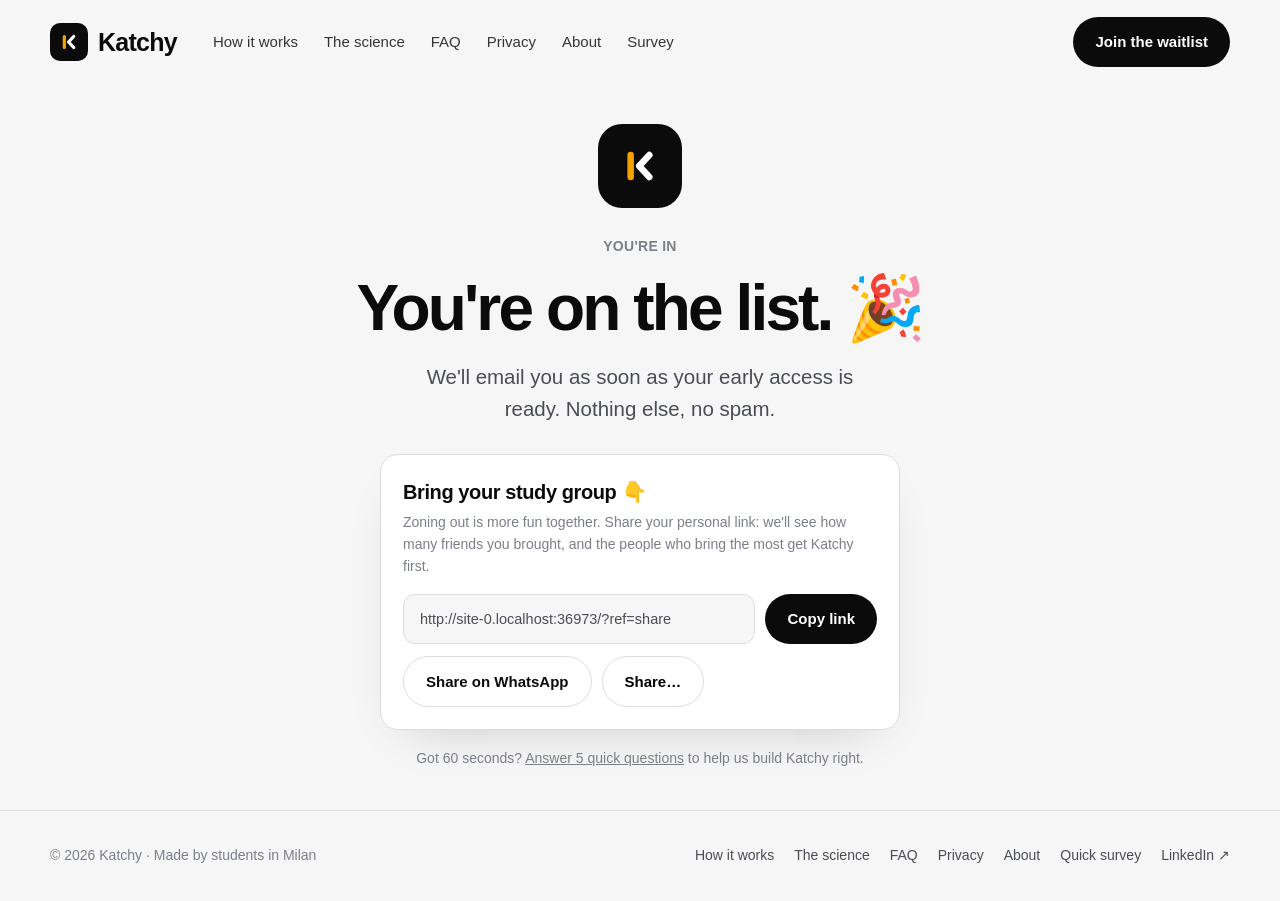
<file: thanks.html>
<!doctype html>
<html lang="en">
<head>
<meta charset="utf-8">
<meta name="viewport" content="width=device-width, initial-scale=1">
<title>You're on the list · Katchy</title>
<meta name="description" content="You're on the Katchy waitlist.">
<meta name="theme-color" content="#f6f6f7">
<link rel="canonical" href="https://getkatchy.github.io/thanks.html">
<meta property="og:title" content="You're on the list · Katchy">
<meta property="og:description" content="You're on the Katchy waitlist.">
<meta property="og:url" content="https://getkatchy.github.io/thanks.html">
<meta property="og:type" content="website">
<link rel="icon" type="image/svg+xml" href="favicon.svg">
<link rel="stylesheet" href="style.css?v=8">
</head>
<body>
<header class="nav">
  <div class="wrap">
    <a class="brand" href="index.html" aria-label="Katchy home"><span class="tile"><svg width="26" height="26" viewBox="0 0 512 512" aria-hidden="true"><g fill="none" stroke-width="64" stroke-linecap="round" stroke-linejoin="round"><path d="M164 148V364" stroke="#F5A100"/><path d="M348 148L248 256L348 364" stroke="#FFFFFF"/></g></svg></span>Katchy</a>
    <nav class="links" aria-label="Main"><a href="how.html">How it works</a><a href="science.html">The science</a><a href="faq.html">FAQ</a><a href="privacy.html">Privacy</a><a href="about.html">About</a><a href="survey.html">Survey</a><a class="pill" href="index.html#join">Join the waitlist</a></nav>
    <a class="pill" href="index.html#join">Join the waitlist</a>
    <button class="menu-btn" type="button" aria-label="Menu" aria-expanded="false">☰</button>
  </div>
</header>

<main class="wrap msg">
  <div>
    <div class="badge"><svg width="52" height="52" viewBox="0 0 512 512" aria-hidden="true"><g fill="none" stroke-width="64" stroke-linecap="round" stroke-linejoin="round"><path d="M164 148V364" stroke="#F5A100"/><path d="M348 148L248 256L348 364" stroke="#FFFFFF"/></g></svg></div>
    <p class="eyebrow">You're in</p>
    <h1>You're on the list. 🎉</h1>
    <p class="lead">We'll email you as soon as your early access is ready. Nothing else, no spam.</p>
    <div class="invite join">
      <h2>Bring your study group 👇</h2>
      <p class="small">Zoning out is more fun together. Share your personal link: we'll see how many friends you brought, and the people who bring the most get Katchy first.</p>
      <div class="row"><div class="field"><input class="invite-link" type="text" readonly aria-label="Your invite link" value="https://getkatchy.github.io/?ref=share"></div>
        <button class="pill copy-invite" type="button">Copy link</button></div>
      <div class="share-row"><a class="ghost wa-share" href="https://wa.me/?text=" target="_blank" rel="noopener">Share on WhatsApp</a><button class="ghost native-share" type="button" hidden>Share…</button></div>
    </div>
    <p class="small after-invite">Got 60 seconds? <a href="survey.html">Answer 5 quick questions</a> to help us build Katchy right.</p>
  </div>
</main>
<footer>
  <div class="wrap">
    <span>© <span data-year>2026</span> Katchy · Made by students in Milan</span>
    <nav aria-label="Footer">
      <a href="how.html">How it works</a><a href="science.html">The science</a><a href="faq.html">FAQ</a>
      <a href="privacy.html">Privacy</a><a href="about.html">About</a><a href="survey.html">Quick survey</a>
      <a href="https://www.linkedin.com/company/katchy-ai" target="_blank" rel="noopener">LinkedIn ↗</a>
    </nav>
  </div>
</footer>
<script data-goatcounter="https://getkatchy.goatcounter.com/count" async src="https://gc.zgo.at/count.js"></script>
<script src="main.js?v=8"></script>
</body>
</html>
</file>
<file: style.css>
:root{
  --bg:#f6f6f7; --surface:#ffffff; --ink:#0b0b0c; --ink-2:#4a4d52; --ink-3:#7b7f86;
  --line:#dcdde0; --navy:#013D59; --deep:#012536; --amber:#F5A100; --amber-ink:#5c3d00;
  --ok:#1f8a5b; --err:#b42318; --radius:18px;
  --font:"Inter","SF Pro Display",-apple-system,BlinkMacSystemFont,"Segoe UI",Roboto,Helvetica,Arial,sans-serif;
  color-scheme:light;
}
*{box-sizing:border-box}
html{scroll-behavior:smooth}
body{margin:0;background:var(--bg);color:var(--ink);font-family:var(--font);font-size:17px;line-height:1.55;-webkit-font-smoothing:antialiased}
a{color:inherit}
img,svg{display:block;max-width:100%}
.wrap{width:min(1180px,100% - 48px);margin-inline:auto}

/* ---------- nav ---------- */
.nav{position:sticky;top:0;z-index:20;background:color-mix(in srgb,var(--bg) 86%,transparent);backdrop-filter:saturate(1.4) blur(14px);-webkit-backdrop-filter:saturate(1.4) blur(14px)}
.nav .wrap{display:flex;align-items:center;gap:36px;height:84px}
.brand{display:flex;align-items:center;gap:10px;text-decoration:none;font-weight:800;font-size:25px;letter-spacing:-.03em}
.brand .tile{width:38px;height:38px;border-radius:10px;background:var(--ink);display:grid;place-items:center}
.links{display:flex;gap:26px;font-size:15px;font-weight:500}
.links a{text-decoration:none;color:var(--ink);opacity:.82}
.links a.pill{color:#fff;opacity:1;text-decoration:none}
.links a:not(.pill):hover,.links a[aria-current=page]{opacity:1;text-decoration:underline;text-underline-offset:6px;text-decoration-thickness:1.5px}
.pill{margin-left:auto;display:inline-flex;align-items:center;justify-content:center;gap:8px;background:var(--ink);color:#fff;text-decoration:none;font-weight:600;font-size:15px;padding:13px 22px;border-radius:999px;border:0;cursor:pointer;font-family:inherit;transition:transform .15s,background .15s}
.pill:hover{background:#26272b;transform:translateY(-1px)}
.pill.amber{background:var(--amber);color:#1a1200}
.pill.amber:hover{background:#ffb21f}
.menu-btn{display:none;margin-left:auto;background:none;border:1px solid var(--line);border-radius:12px;width:44px;height:44px;font-size:20px;cursor:pointer}

/* ---------- hero ---------- */
.hero{padding:56px 0 40px}
.hero .wrap{display:grid;grid-template-columns:1.05fr 1fr;gap:40px;align-items:center}
.eyebrow{font-size:14px;font-weight:600;letter-spacing:.02em;color:var(--ink-3);margin:0 0 18px;text-transform:uppercase}
h1{font-size:clamp(44px,6.4vw,86px);line-height:1.02;letter-spacing:-.045em;font-weight:800;margin:0}
h1 .accent{color:var(--navy)}
.lead{font-size:clamp(18px,1.6vw,22px);color:var(--ink-2);max-width:34ch;margin:26px 0 30px}
.hero-art{position:relative;aspect-ratio:1/1;max-width:600px;justify-self:end;width:100%}
.hero-art svg{width:100%;height:100%;animation:float 7s ease-in-out infinite}
@keyframes float{50%{transform:translateY(-12px)}}
@media (prefers-reduced-motion:reduce){.hero-art svg{animation:none}html{scroll-behavior:auto}}

/* ---------- waitlist form ---------- */
.join{background:var(--surface);border:1px solid var(--line);border-radius:var(--radius);padding:22px;max-width:520px;box-shadow:0 20px 50px -30px rgba(0,0,0,.25)}
.join h2{font-size:20px;letter-spacing:-.02em;margin:0 0 4px}
.join p.small{margin:0 0 16px}
.row{display:flex;gap:10px}
.field{flex:1;min-width:0}
input[type=email],input[type=text]{width:100%;font:inherit;font-size:16px;padding:13px 16px;border:1px solid var(--line);border-radius:12px;background:#fff;color:var(--ink)}
input:focus-visible{outline:2px solid var(--navy);outline-offset:1px;border-color:transparent}
.join .optional{margin-top:10px}
.consent{display:flex;gap:10px;align-items:flex-start;font-size:13.5px;color:var(--ink-2);margin:14px 0 4px;line-height:1.45}
.consent input{margin-top:3px;width:17px;height:17px;accent-color:var(--navy);flex:none}
.hp{position:absolute;left:-9999px;width:1px;height:1px;overflow:hidden}
.status{min-height:22px;font-size:14px;margin:10px 0 0;font-weight:500}
.status.ok{color:var(--ok)} .status.err{color:var(--err)}
.small{font-size:14px;color:var(--ink-3)}

/* ---------- three columns ---------- */
.cols{padding:70px 0 90px}
.cols .wrap{display:grid;grid-template-columns:repeat(3,1fr);gap:56px}
.col h3{font-size:clamp(28px,2.6vw,38px);line-height:1.12;letter-spacing:-.03em;font-weight:600;margin:0 0 26px;min-height:2.3em}
.col hr{border:0;border-top:1.5px solid var(--line);margin:0 0 22px}
.col p{color:var(--ink-2);margin:0 0 16px}
.more{font-weight:600;text-decoration:none;font-size:15px;color:var(--ink)}
.more:hover{text-decoration:underline;text-underline-offset:5px}

/* ---------- generic sections & pages ---------- */
.band{background:var(--surface);border-block:1px solid var(--line);padding:90px 0}
.section{padding:90px 0}
h2.big{font-size:clamp(34px,4.2vw,56px);letter-spacing:-.04em;line-height:1.05;margin:0 0 18px;font-weight:800}
.sub{color:var(--ink-2);font-size:19px;max-width:60ch;margin:0 0 44px}
.steps{display:grid;grid-template-columns:repeat(3,1fr);gap:22px;counter-reset:s}
.step{background:var(--bg);border:1px solid var(--line);border-radius:var(--radius);padding:28px}
.step::before{counter-increment:s;content:counter(s,decimal-leading-zero);display:block;font-weight:700;color:var(--amber);font-size:15px;margin-bottom:26px}
.step h3{margin:0 0 8px;font-size:22px;letter-spacing:-.02em}
.step p{margin:0;color:var(--ink-2)}
.page-head{padding:60px 0 20px}
.page-head h1{font-size:clamp(40px,5.4vw,72px)}
.page-head .lead{max-width:52ch}
.prose{max-width:720px;padding:20px 0 90px}
.prose h2{font-size:28px;letter-spacing:-.03em;margin:46px 0 10px}
.prose p,.prose li{color:var(--ink-2)}
.prose li{margin:6px 0}
.prose blockquote{margin:24px 0;padding:18px 22px;border-left:4px solid var(--amber);background:var(--surface);border-radius:0 12px 12px 0;color:var(--ink)}
.stat{display:grid;grid-template-columns:repeat(2,1fr);gap:16px;margin:28px 0}
.stat div{background:var(--surface);border:1px solid var(--line);border-radius:var(--radius);padding:22px}
.stat b{display:block;font-size:52px;letter-spacing:-.04em;line-height:1}
.stat span{font-size:14px;color:var(--ink-3)}
details{border-top:1px solid var(--line);padding:20px 0}
details:last-of-type{border-bottom:1px solid var(--line)}
summary{cursor:pointer;font-weight:600;font-size:19px;letter-spacing:-.01em;list-style:none;display:flex;justify-content:space-between;gap:20px}
summary::-webkit-details-marker{display:none}
summary::after{content:"+";font-weight:400;font-size:24px;line-height:1;color:var(--ink-3)}
details[open] summary::after{content:"–"}
details p{color:var(--ink-2);margin:12px 0 0;max-width:70ch}
.cta-band{background:var(--deep);color:#fff;border-radius:28px;padding:56px;display:flex;align-items:center;justify-content:space-between;gap:30px;flex-wrap:wrap;margin:0 0 90px}
.cta-band h2{margin:0;font-size:clamp(28px,3.4vw,44px);letter-spacing:-.035em;line-height:1.08}
.cta-band p{margin:8px 0 0;color:#b9c7cf}

/* ---------- message pages ---------- */
.msg{min-height:calc(100vh - 84px - 120px);display:grid;place-items:center;text-align:center;padding:40px 0}
.msg .badge{width:84px;height:84px;border-radius:24px;background:var(--ink);display:grid;place-items:center;margin:0 auto 28px}
.msg h1{font-size:clamp(40px,5vw,64px)}
.msg .lead{margin:20px auto 30px;max-width:42ch}
.msg .actions{display:flex;gap:12px;justify-content:center;flex-wrap:wrap}
.ghost{display:inline-flex;align-items:center;padding:13px 22px;border-radius:999px;border:1px solid var(--line);text-decoration:none;font-weight:600;font-size:15px;background:var(--surface)}
.ghost:hover{border-color:var(--ink)}

/* ---------- survey ---------- */
form.survey{max-width:720px;margin:10px 0 90px;padding:28px}
.q{border:0;margin:0 0 26px;padding:0}
.q legend{font-weight:700;font-size:19px;letter-spacing:-.01em;margin-bottom:12px;padding:0}
.opts{display:flex;flex-wrap:wrap;gap:10px}
.opt{position:relative;cursor:pointer}
.opt input{position:absolute;opacity:0;inset:0;margin:0;cursor:pointer}
.opt span{display:inline-block;padding:12px 18px;border:1.5px solid var(--line);border-radius:999px;font-size:15.5px;font-weight:500;background:#fff;transition:border-color .15s,background .15s}
.opt:hover span{border-color:var(--ink-3)}
.opt input:checked+span{background:var(--navy);border-color:var(--navy);color:#fff}
.opt input:focus-visible+span{outline:2px solid var(--amber);outline-offset:2px}
.q.missing legend{color:var(--err)}
form.survey .pill{margin-top:6px}
.survey-done{min-height:auto;padding:60px 0 90px}

/* ---------- survey teaser (home) ---------- */
.alt-cta{margin:14px 0 0;font-size:15px;color:var(--ink-2)}
.alt-cta a{font-weight:600;color:var(--navy)}
.survey-teaser{padding-top:0}
.teaser{background:var(--surface);border:1px solid var(--line);border-radius:28px;padding:48px;display:grid;grid-template-columns:1fr 1fr;gap:40px;align-items:center}
.teaser .sub{margin-bottom:0}
.teaser-label{font-weight:700;font-size:20px;letter-spacing:-.01em;margin:0 0 14px}
a.opt{text-decoration:none;color:var(--ink)}
a.opt:hover span{background:var(--navy);border-color:var(--navy);color:#fff}
.teaser-q .small{margin:14px 0 0}
@media (max-width:980px){.teaser{grid-template-columns:1fr;padding:32px 24px;gap:24px}}

/* ---------- invite (thank-you page) ---------- */
.invite{margin:8px auto 18px;text-align:left}
.invite .invite-link{font-size:14.5px;color:var(--ink-2);background:var(--bg)}
.share-row{display:flex;gap:10px;margin-top:12px;flex-wrap:wrap}
.share-row .ghost{cursor:pointer;font-family:inherit}
.after-invite{margin:0}

/* ---------- footer ---------- */
footer{border-top:1px solid var(--line);padding:34px 0;font-size:14px;color:var(--ink-3)}
footer .wrap{display:flex;gap:20px;align-items:center;flex-wrap:wrap}
footer nav{display:flex;gap:20px;margin-left:auto;flex-wrap:wrap}
footer a{text-decoration:none;color:var(--ink-2)}
footer a:hover{color:var(--ink);text-decoration:underline}

/* ---------- responsive ---------- */
@media (max-width:980px){
  .hero .wrap{grid-template-columns:1fr}
  .hero-art{justify-self:center;max-width:440px;order:-1;margin-bottom:-20px}
  .hero{padding-top:20px}
  .cols .wrap,.steps{grid-template-columns:1fr;gap:40px}
  .col h3{min-height:0}
}
@media (max-width:820px){
  .menu-btn{display:block}
  .nav .pill{display:none}
  .links{display:none;position:absolute;top:84px;left:0;right:0;flex-direction:column;gap:0;background:var(--bg);border-bottom:1px solid var(--line);padding:8px 24px 20px}
  .links a{padding:12px 0;font-size:18px}
  .nav.open .links{display:flex}
  .links .pill{display:inline-flex;margin:10px 0 0;align-self:flex-start;padding:13px 22px;font-size:16px}
  .wrap{width:min(1180px,100% - 32px)}
  .hero-art{max-width:250px;margin:-10px auto -30px}
  .lead{margin:18px 0 22px}
  .row{flex-direction:column}
  .stat{grid-template-columns:1fr}
  .cta-band{padding:36px 26px}
  .band,.section{padding:64px 0}
}
@media (min-width:821px){.links .pill{display:none}}
</file>
